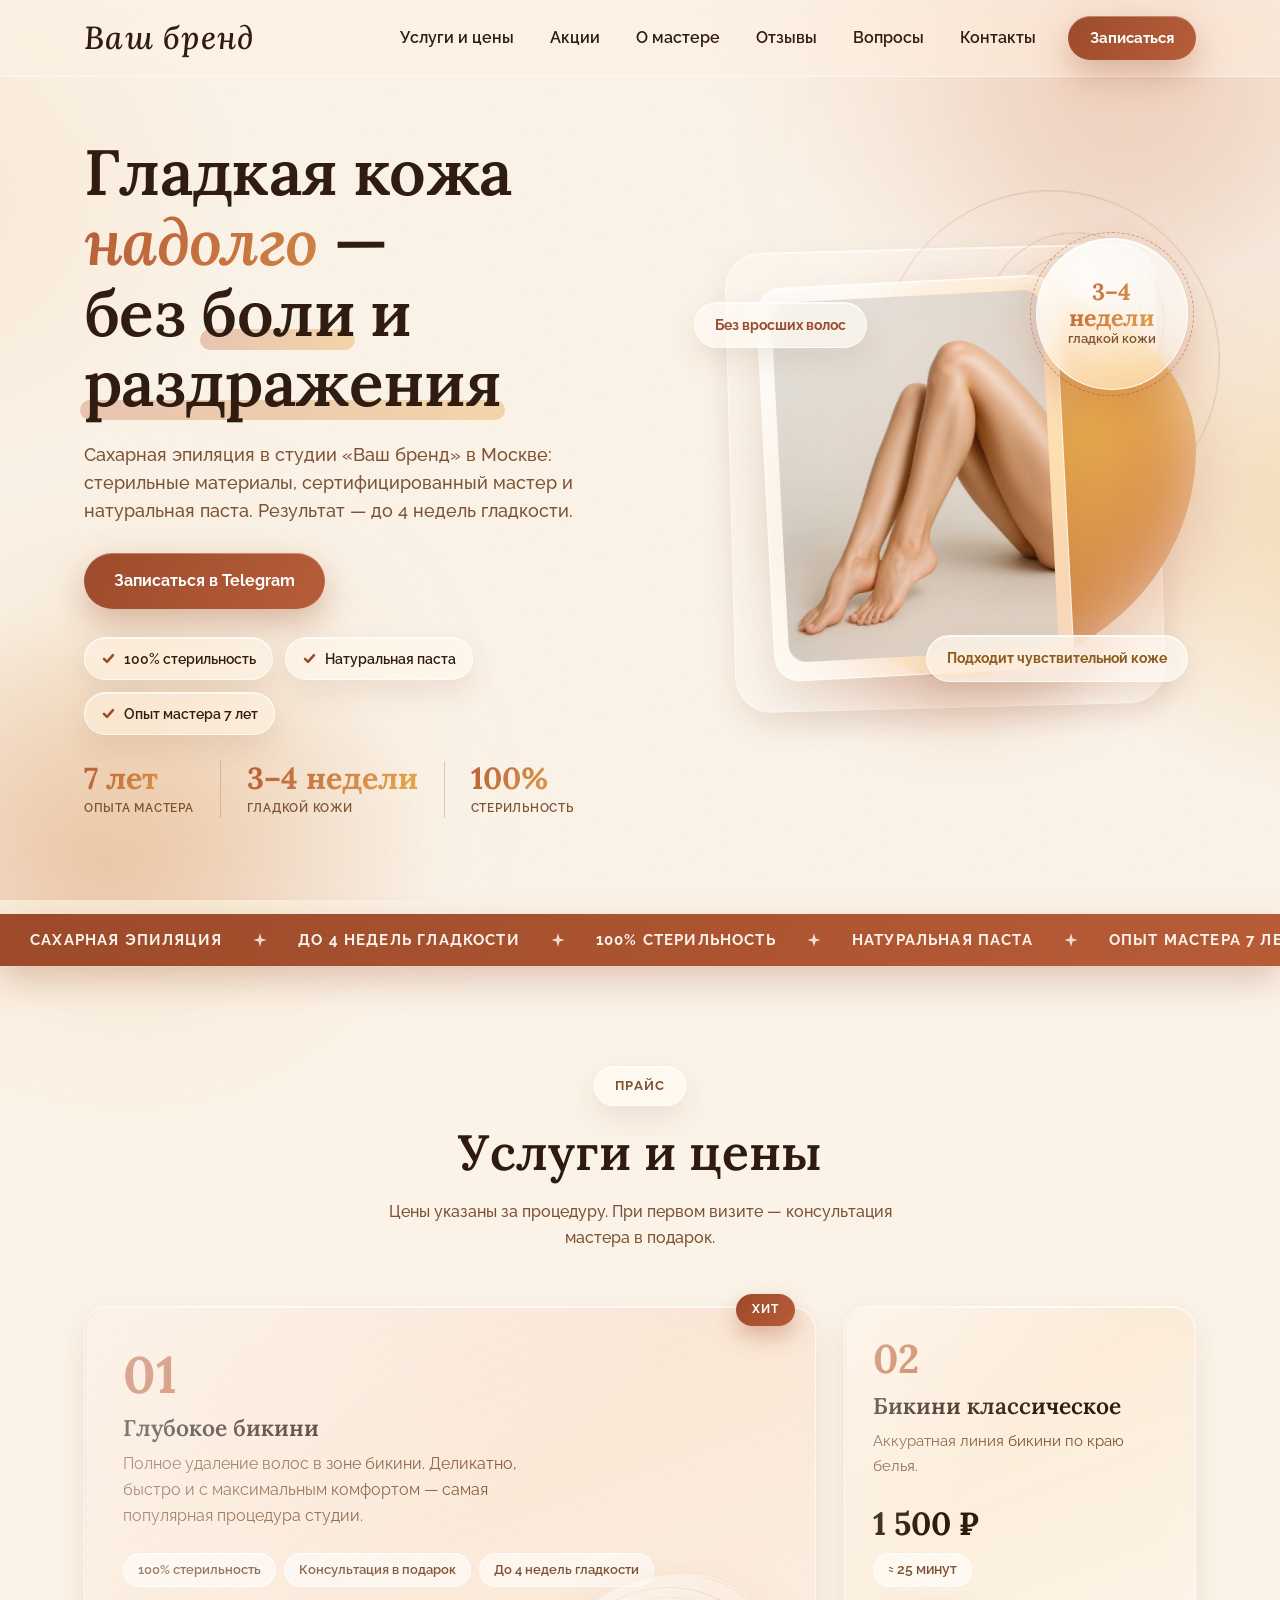
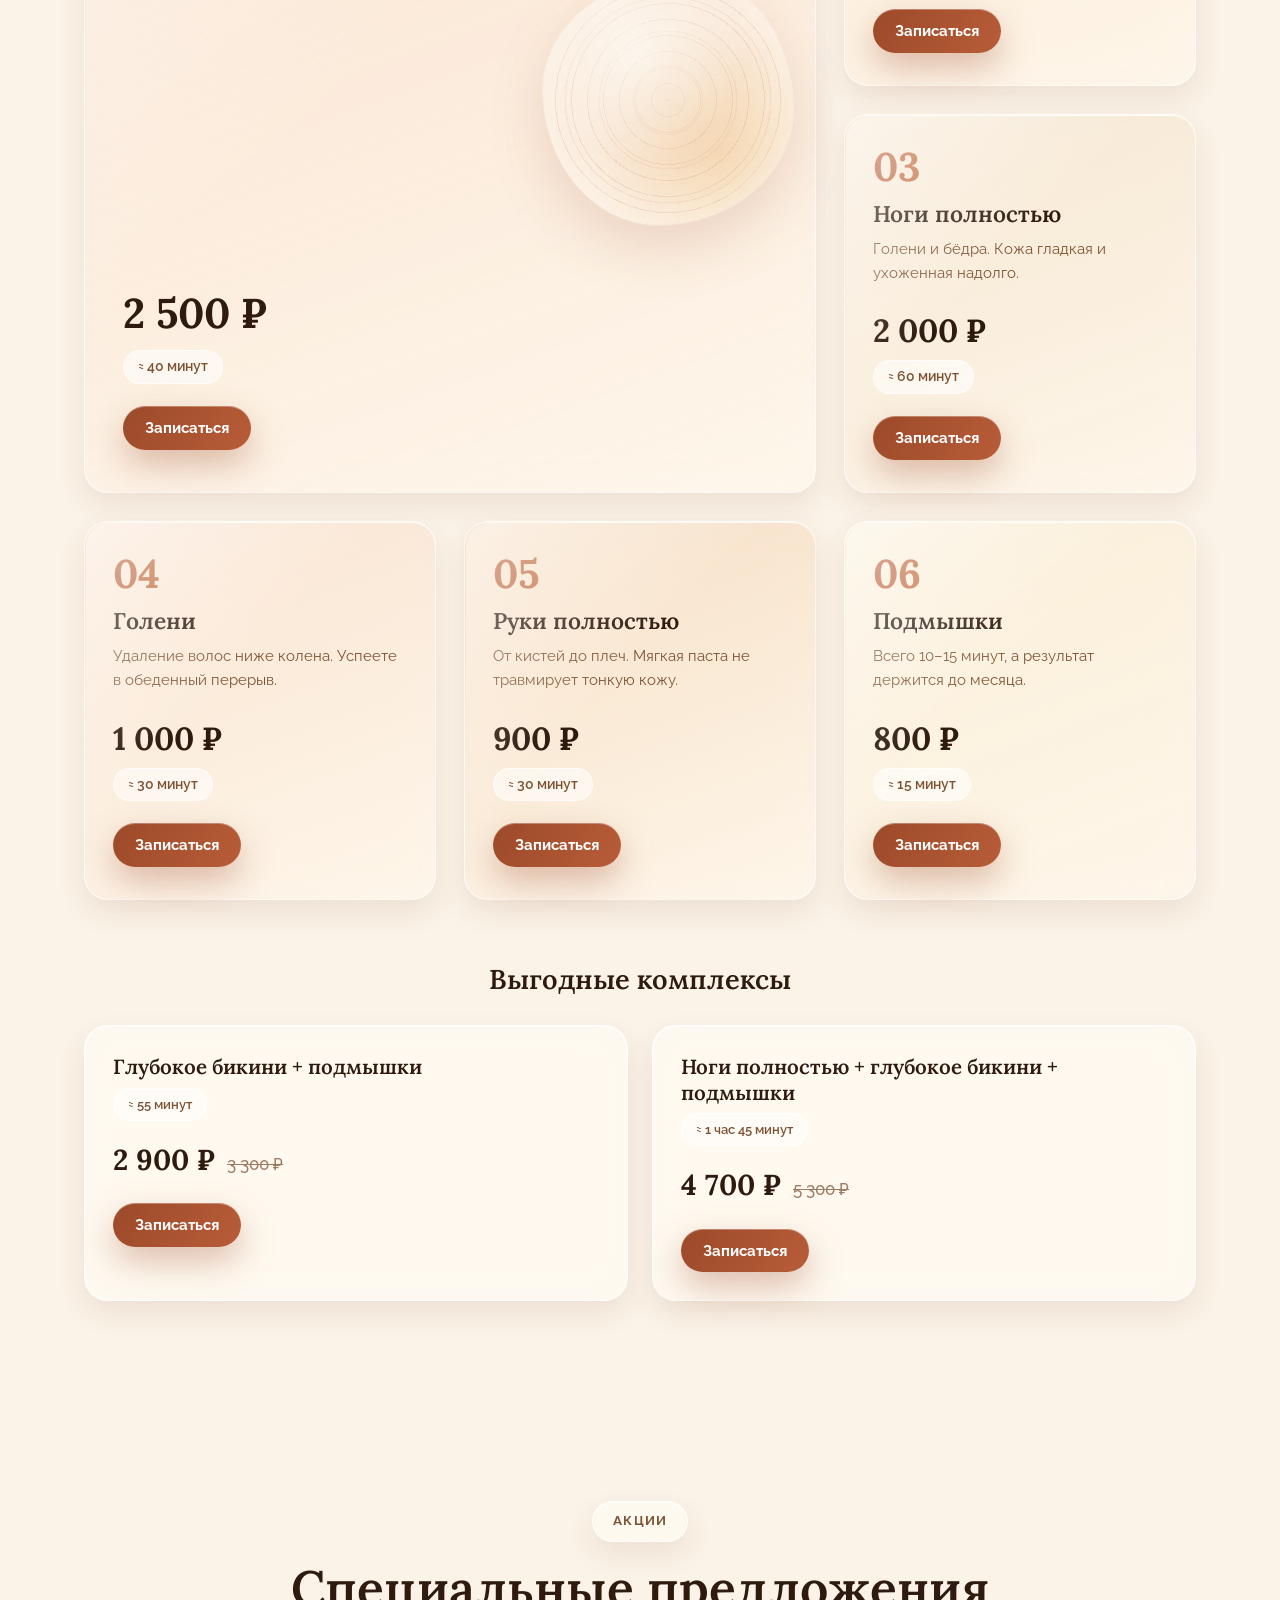
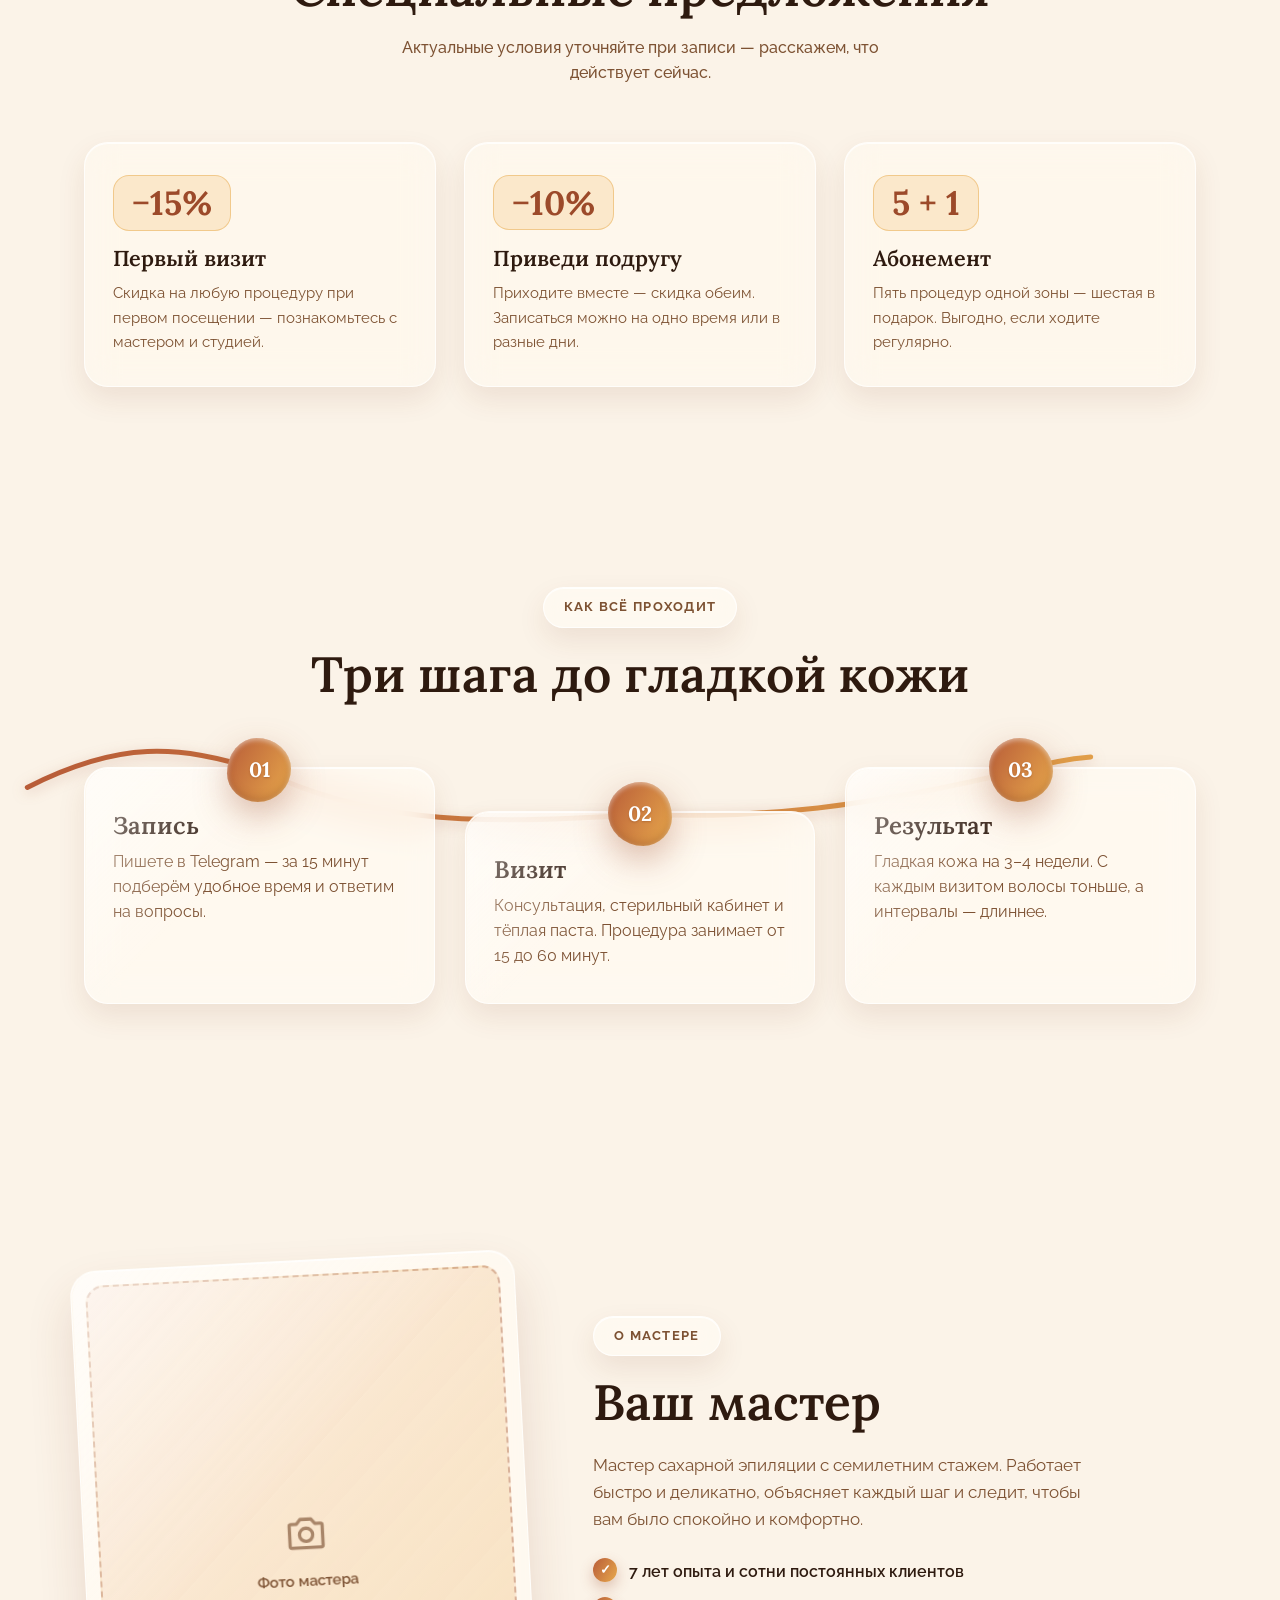
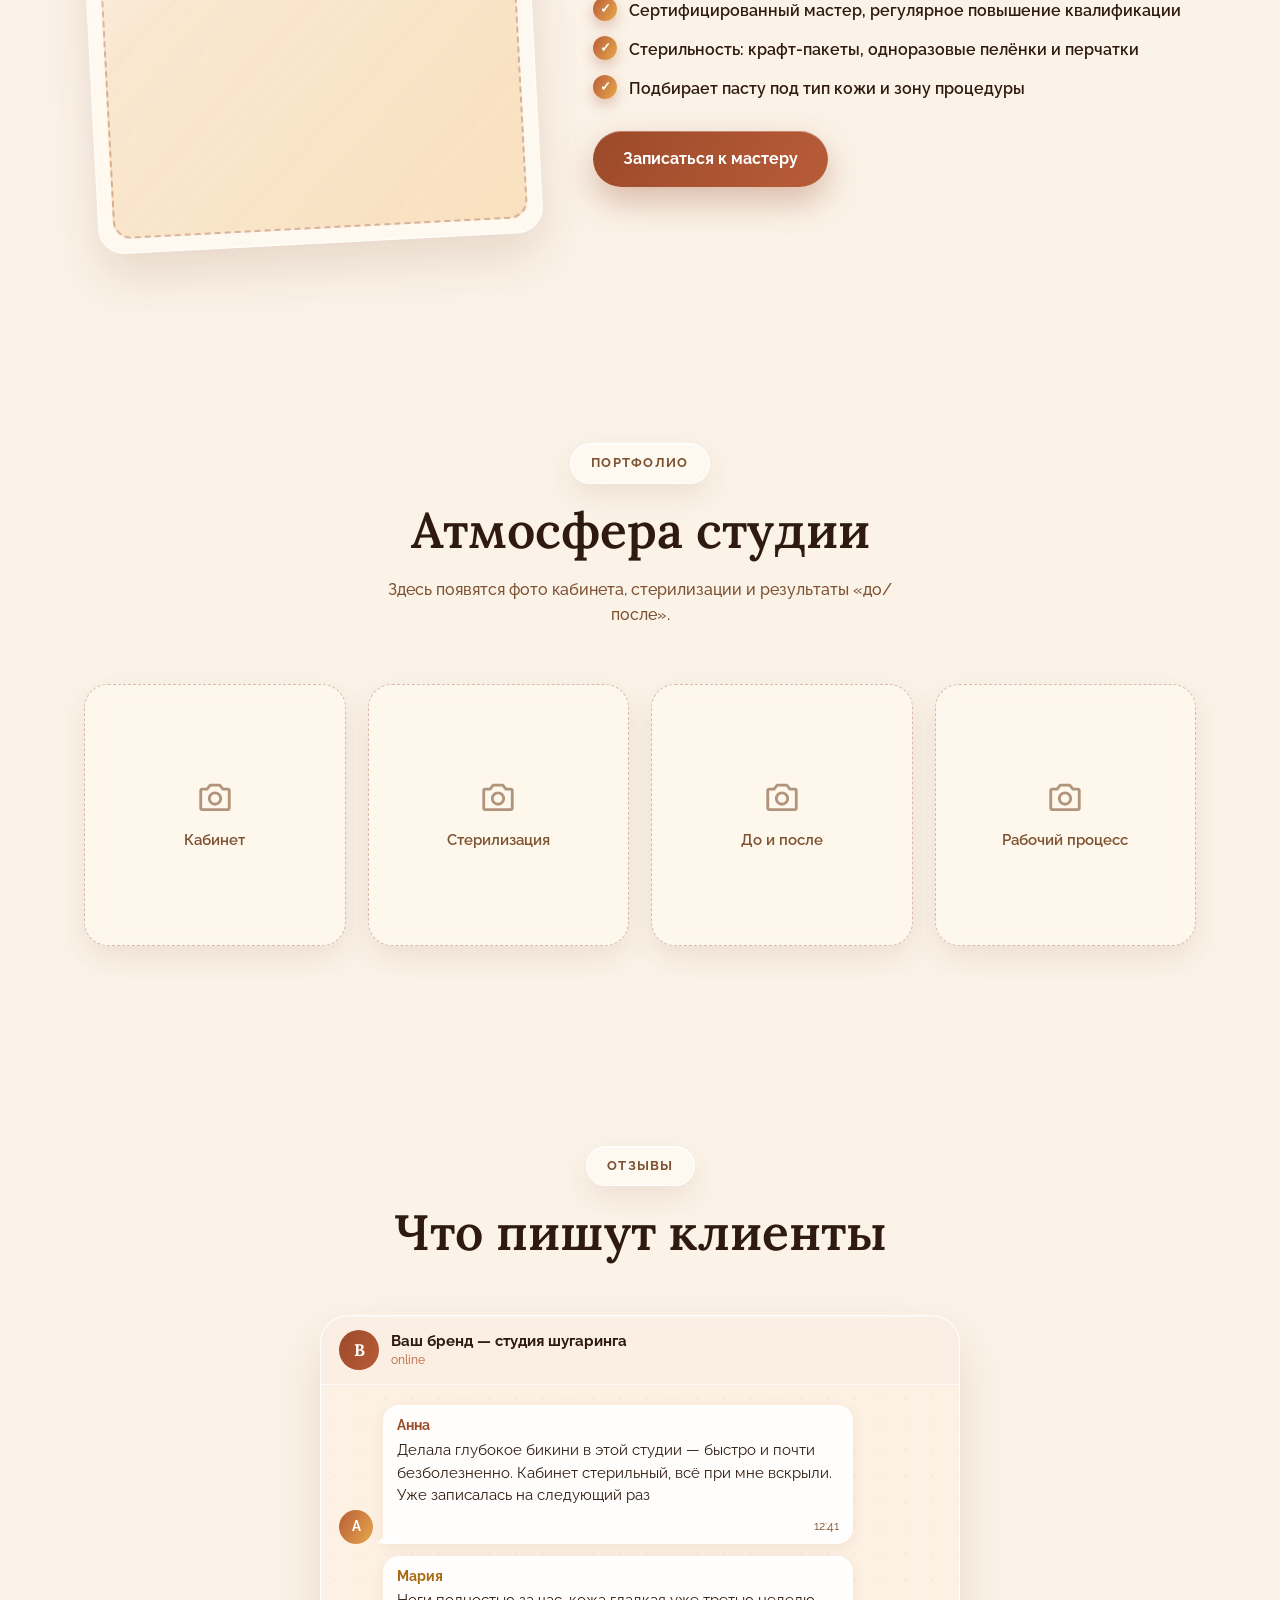
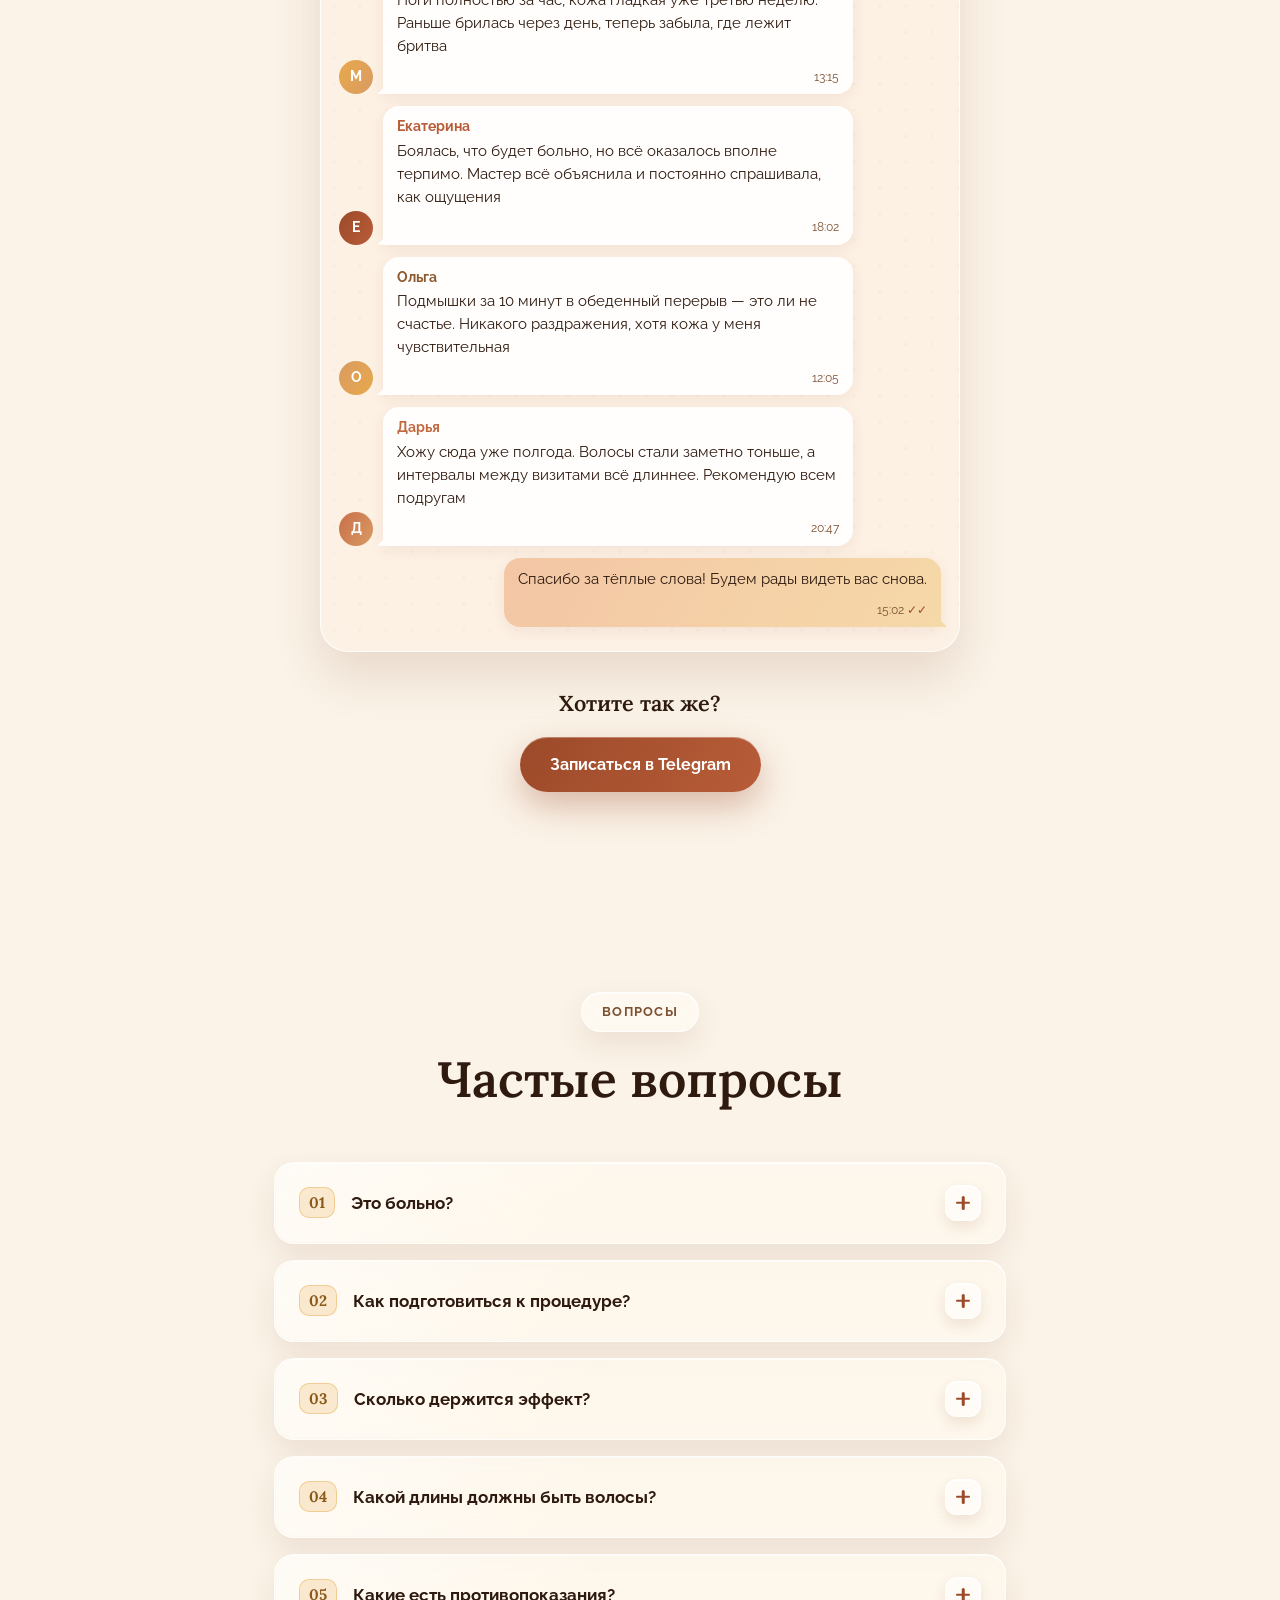
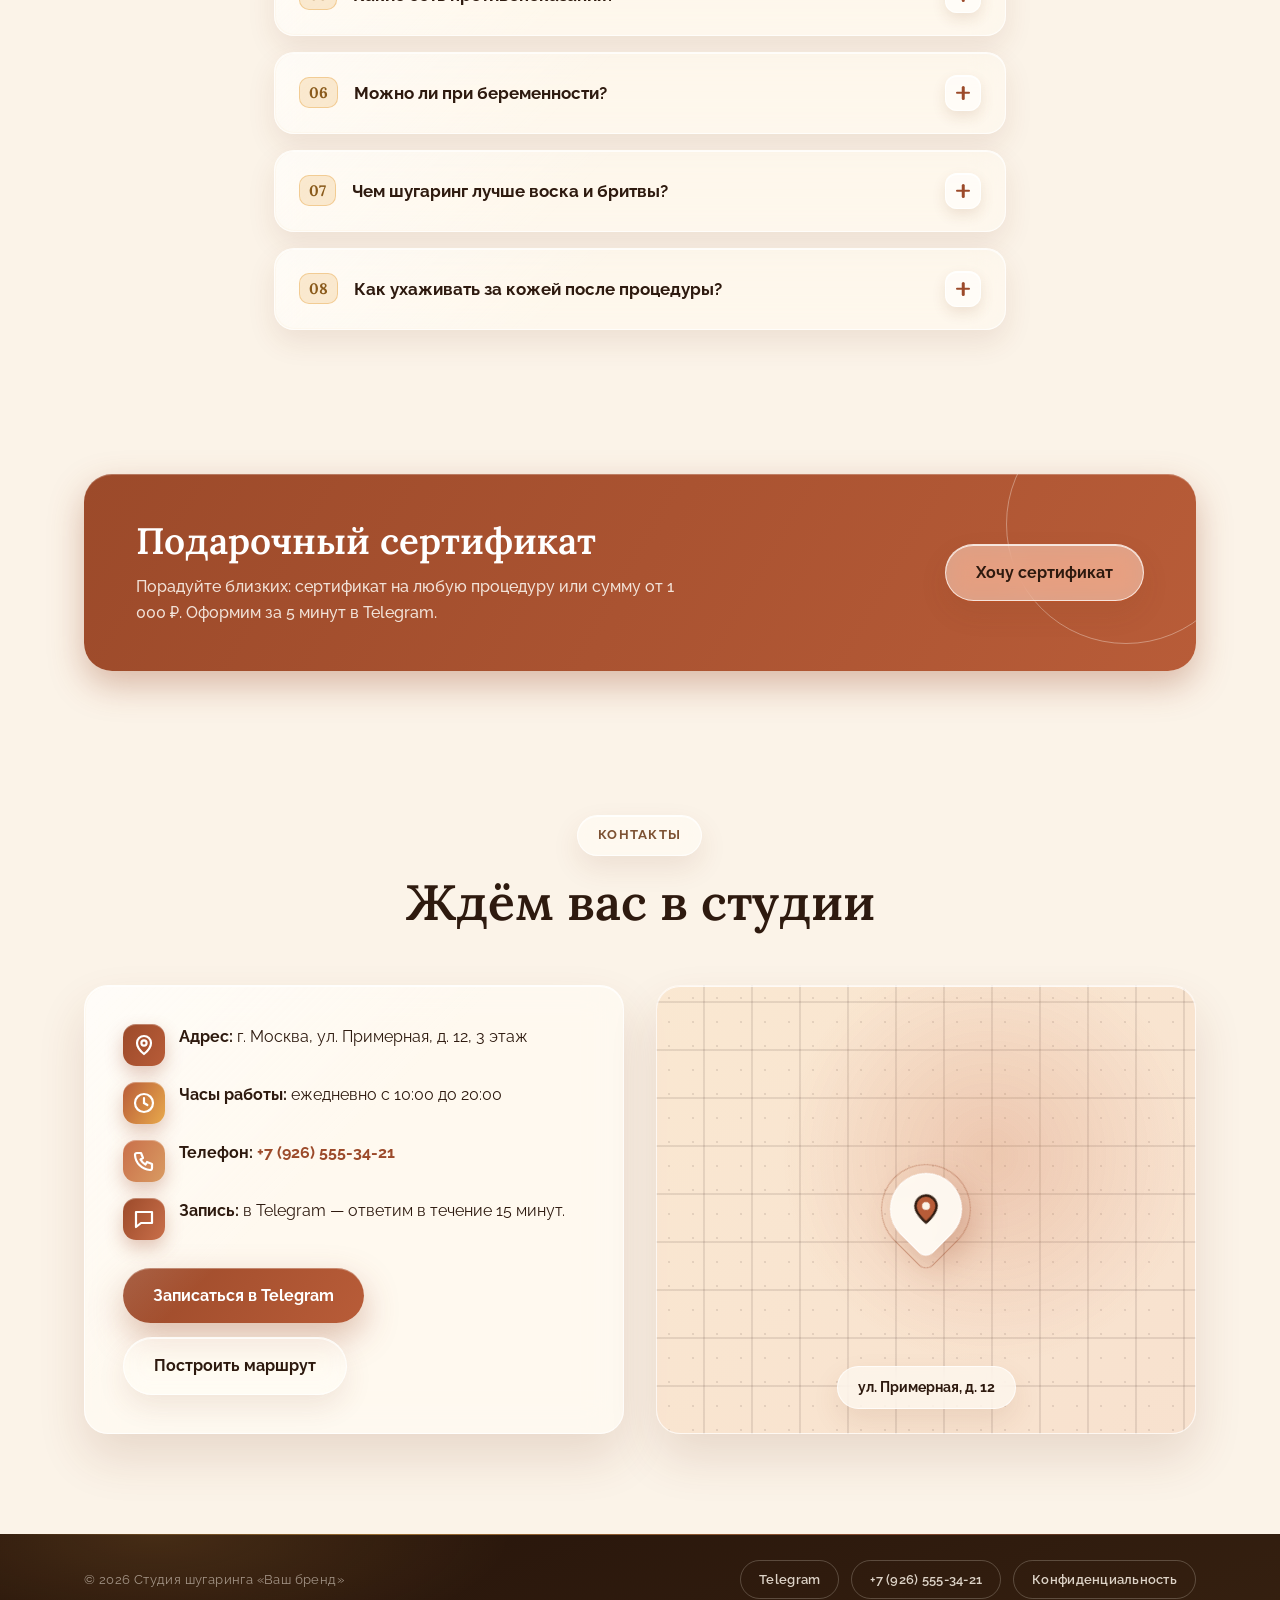
<file: index.html>
<!DOCTYPE html>
<html lang="ru">
<head>
  <meta charset="UTF-8">
  <meta name="viewport" content="width=device-width, initial-scale=1.0">
  <title>Шугаринг в Москве — студия «Ваш бренд»: до 4 недель гладкости</title>
  <meta name="description" content="Сахарная эпиляция в Москве в студии «Ваш бренд»: бикини, ноги, руки — от 800 ₽. Стерильные материалы, натуральная паста, мастер с опытом 7 лет. Запись в Telegram.">
  <link rel="icon" href="[data-uri]">
  <link rel="apple-touch-icon" href="apple-touch-icon.png?v=3">
  <meta name="theme-color" content="#FBF3E8">
  <!-- TODO: замените https://example.com на реальный домен при публикации -->
  <link rel="canonical" href="https://example.com/">
  <meta property="og:type" content="website">
  <meta property="og:site_name" content="Студия шугаринга «Ваш бренд»">
  <meta property="og:title" content="Шугаринг в Москве — студия «Ваш бренд»">
  <meta property="og:description" content="Сахарная эпиляция: до 4 недель гладкости. Стерильно, натуральная паста, мастер с опытом 7 лет. Запись в Telegram.">
  <meta property="og:url" content="https://example.com/">
  <meta property="og:image" content="https://example.com/hero-legs.jpg">
  <meta property="og:locale" content="ru_RU">
  <meta name="twitter:card" content="summary_large_image">
  <link rel="preconnect" href="https://fonts.googleapis.com">
  <link rel="preconnect" href="https://fonts.gstatic.com" crossorigin>
  <link href="https://fonts.googleapis.com/css2?family=Lora:ital,wght@0,600;0,700;1,500;1,600&family=Raleway:wght@400;500;600;700&display=swap" rel="stylesheet">
  <link rel="stylesheet" href="styles.css?v=3">
  <script type="application/ld+json">
  {
    "@context": "https://schema.org",
    "@type": "BeautySalon",
    "name": "Студия шугаринга «Ваш бренд»",
    "description": "Сахарная эпиляция в Москве: глубокое бикини, ноги, руки, подмышки. Стерильные материалы, натуральная паста.",
    "telephone": "+7 926 555-34-21",
    "priceRange": "800–2500 ₽",
    "address": {
      "@type": "PostalAddress",
      "addressCountry": "RU",
      "addressLocality": "Москва",
      "streetAddress": "ул. Примерная, д. 12, 3 этаж"
    },
    "openingHours": "Mo-Su 10:00-20:00",
    "url": "https://example.com/"
  }
  </script>
  <!-- TODO: Яндекс.Метрика — замените ВАШ_ID на номер счётчика и раскомментируйте
  <script type="text/javascript">
    (function(m,e,t,r,i,k,a){m[i]=m[i]||function(){(m[i].a=m[i].a||[]).push(arguments)};
    m[i].l=1*new Date();k=e.createElement(t),a=e.getElementsByTagName(t)[0],
    k.async=1,k.src=r,a.parentNode.insertBefore(k,a)})
    (window, document, "script", "https://mc.yandex.ru/metrika/tag.js", "ym");
    ym(ВАШ_ID, "init", { clickmap:true, trackLinks:true, accurateTrackBounce:true, webvisor:true });
  </script>
  <noscript><div><img src="https://mc.yandex.ru/watch/ВАШ_ID" style="position:absolute; left:-9999px;" alt=""></div></noscript>
  -->
  <!-- TODO: ссылки на Telegram убраны — добавьте атрибут href="https://t.me/..." всем кнопкам «Записаться» и в футер -->
</head>
<body>
  <header class="header" id="header">
    <div class="container header__inner">
      <a class="logo" href="#hero">Ваш бренд</a>
      <nav class="nav" id="nav" aria-label="Основная навигация">
        <a href="#services" class="nav__link">Услуги и цены</a>
        <a href="#promo" class="nav__link">Акции</a>
        <a href="#master" class="nav__link">О мастере</a>
        <a href="#reviews" class="nav__link">Отзывы</a>
        <a href="#faq" class="nav__link">Вопросы</a>
        <a href="#contacts" class="nav__link">Контакты</a>
        <a class="btn btn--small">Записаться</a>
      </nav>
      <a class="header__phone" href="tel:+79265553421" aria-label="Позвонить: +7 926 555-34-21">
        <svg viewBox="0 0 24 24" aria-hidden="true"><path d="M5 4h4l2 5-2.5 1.5a12 12 0 0 0 5 5L15 13l5 2v4a2 2 0 0 1-2 2A16 16 0 0 1 3 6a2 2 0 0 1 2-2z" fill="none" stroke="currentColor" stroke-width="2.2" stroke-linejoin="round"/></svg>
      </a>
      <button class="burger" id="burger" aria-label="Открыть меню" aria-expanded="false">
        <span></span><span></span><span></span>
      </button>
    </div>
  </header>

  <main>
    <section class="hero" id="hero">
      <div class="container hero__inner">
        <div class="hero__text" data-stagger>
          <h1 class="reveal">Гладкая кожа <em>надолго</em> —<br>без <span class="strike">боли</span> и <span class="strike">раздражения</span></h1>
          <p class="hero__subtitle reveal">Сахарная эпиляция в студии «Ваш бренд» в Москве: стерильные материалы, сертифицированный мастер и натуральная паста. Результат — до 4 недель гладкости.</p>
          <div class="hero__actions reveal">
            <a class="btn">Записаться в Telegram</a>
          </div>
          <ul class="hero__points reveal">
            <li>
              <svg viewBox="0 0 20 20" aria-hidden="true"><path d="M4 10.5l4 4 8-9" fill="none" stroke="currentColor" stroke-width="3.4" stroke-linecap="round" stroke-linejoin="round"/></svg>
              100% стерильность
            </li>
            <li>
              <svg viewBox="0 0 20 20" aria-hidden="true"><path d="M4 10.5l4 4 8-9" fill="none" stroke="currentColor" stroke-width="3.4" stroke-linecap="round" stroke-linejoin="round"/></svg>
              Натуральная паста
            </li>
            <li>
              <svg viewBox="0 0 20 20" aria-hidden="true"><path d="M4 10.5l4 4 8-9" fill="none" stroke="currentColor" stroke-width="3.4" stroke-linecap="round" stroke-linejoin="round"/></svg>
              Опыт мастера 7 лет
            </li>
          </ul>
          <div class="hero__stats reveal">
            <div class="hero__stat">
              <p class="hero__stat-value">7 лет</p>
              <p class="hero__stat-label">опыта мастера</p>
            </div>
            <div class="hero__stat">
              <p class="hero__stat-value">3–4 недели</p>
              <p class="hero__stat-label">гладкой кожи</p>
            </div>
            <div class="hero__stat">
              <p class="hero__stat-value">100%</p>
              <p class="hero__stat-label">стерильность</p>
            </div>
          </div>
        </div>

        <div class="hero__visual reveal" style="--d: 450ms" aria-hidden="true">
          <div class="hero__panel"></div>
          <div class="hero__blob"></div>
          <div class="polaroid">
            <img class="polaroid__art" src="hero-legs.jpg" alt="Гладкие ноги после шугаринга" width="736" height="1066" loading="eager" decoding="async">
          </div>
          <div class="glass-badge">
            <p class="glass-badge__text"><strong>3–4 недели</strong>гладкой кожи</p>
          </div>
          <div class="hero-chip hero-chip--1">Без вросших волос</div>
          <div class="hero-chip hero-chip--2">Подходит чувствительной коже</div>
        </div>
      </div>
    </section>

    <div class="marquee" aria-hidden="true">
      <div class="marquee__track">
        <div class="marquee__group">
          <span>Сахарная эпиляция</span>
          <svg viewBox="0 0 24 24"><path d="M12 2l2.4 7.6L22 12l-7.6 2.4L12 22l-2.4-7.6L2 12l7.6-2.4z" fill="currentColor"/></svg>
          <span>До 4 недель гладкости</span>
          <svg viewBox="0 0 24 24"><path d="M12 2l2.4 7.6L22 12l-7.6 2.4L12 22l-2.4-7.6L2 12l7.6-2.4z" fill="currentColor"/></svg>
          <span>100% стерильность</span>
          <svg viewBox="0 0 24 24"><path d="M12 2l2.4 7.6L22 12l-7.6 2.4L12 22l-2.4-7.6L2 12l7.6-2.4z" fill="currentColor"/></svg>
          <span>Натуральная паста</span>
          <svg viewBox="0 0 24 24"><path d="M12 2l2.4 7.6L22 12l-7.6 2.4L12 22l-2.4-7.6L2 12l7.6-2.4z" fill="currentColor"/></svg>
          <span>Опыт мастера 7 лет</span>
          <svg viewBox="0 0 24 24"><path d="M12 2l2.4 7.6L22 12l-7.6 2.4L12 22l-2.4-7.6L2 12l7.6-2.4z" fill="currentColor"/></svg>
          <span>Без вросших волос</span>
          <svg viewBox="0 0 24 24"><path d="M12 2l2.4 7.6L22 12l-7.6 2.4L12 22l-2.4-7.6L2 12l7.6-2.4z" fill="currentColor"/></svg>
        </div>
        <div class="marquee__group">
          <span>Сахарная эпиляция</span>
          <svg viewBox="0 0 24 24"><path d="M12 2l2.4 7.6L22 12l-7.6 2.4L12 22l-2.4-7.6L2 12l7.6-2.4z" fill="currentColor"/></svg>
          <span>До 4 недель гладкости</span>
          <svg viewBox="0 0 24 24"><path d="M12 2l2.4 7.6L22 12l-7.6 2.4L12 22l-2.4-7.6L2 12l7.6-2.4z" fill="currentColor"/></svg>
          <span>100% стерильность</span>
          <svg viewBox="0 0 24 24"><path d="M12 2l2.4 7.6L22 12l-7.6 2.4L12 22l-2.4-7.6L2 12l7.6-2.4z" fill="currentColor"/></svg>
          <span>Натуральная паста</span>
          <svg viewBox="0 0 24 24"><path d="M12 2l2.4 7.6L22 12l-7.6 2.4L12 22l-2.4-7.6L2 12l7.6-2.4z" fill="currentColor"/></svg>
          <span>Опыт мастера 7 лет</span>
          <svg viewBox="0 0 24 24"><path d="M12 2l2.4 7.6L22 12l-7.6 2.4L12 22l-2.4-7.6L2 12l7.6-2.4z" fill="currentColor"/></svg>
          <span>Без вросших волос</span>
          <svg viewBox="0 0 24 24"><path d="M12 2l2.4 7.6L22 12l-7.6 2.4L12 22l-2.4-7.6L2 12l7.6-2.4z" fill="currentColor"/></svg>
        </div>
      </div>
    </div>

    <section class="section services" id="services">
      <div class="container">
        <p class="sticker sticker--pink reveal">Прайс</p>
        <h2 class="reveal">Услуги и цены</h2>
        <p class="section__subtitle reveal">Цены указаны за процедуру. При первом визите — консультация мастера в подарок.</p>
        <div class="services__grid" data-stagger>
          <article class="service-card service-card--featured reveal">
            <span class="service-card__hit">Хит</span>
            <p class="service-card__num" aria-hidden="true">01</p>
            <h3>Глубокое бикини</h3>
            <p class="service-card__desc">Полное удаление волос в зоне бикини. Деликатно, быстро и с максимальным комфортом — самая популярная процедура студии.</p>
            <ul class="service-card__perks">
              <li>100% стерильность</li>
              <li>Консультация в подарок</li>
              <li>До 4 недель гладкости</li>
            </ul>
            <p class="service-card__price">2 500 ₽</p>
            <p class="service-card__time">≈ 40 минут</p>
            <a class="btn btn--small">Записаться</a>
          </article>
          <article class="service-card service-card--yellow reveal">
            <p class="service-card__num" aria-hidden="true">02</p>
            <h3>Бикини классическое</h3>
            <p class="service-card__desc">Аккуратная линия бикини по краю белья.</p>
            <p class="service-card__price">1 500 ₽</p>
            <p class="service-card__time">≈ 25 минут</p>
            <a class="btn btn--small">Записаться</a>
          </article>
          <article class="service-card service-card--mint reveal">
            <p class="service-card__num" aria-hidden="true">03</p>
            <h3>Ноги полностью</h3>
            <p class="service-card__desc">Голени и бёдра. Кожа гладкая и ухоженная надолго.</p>
            <p class="service-card__price">2 000 ₽</p>
            <p class="service-card__time">≈ 60 минут</p>
            <a class="btn btn--small">Записаться</a>
          </article>
          <article class="service-card service-card--lavender reveal">
            <p class="service-card__num" aria-hidden="true">04</p>
            <h3>Голени</h3>
            <p class="service-card__desc">Удаление волос ниже колена. Успеете в обеденный перерыв.</p>
            <p class="service-card__price">1 000 ₽</p>
            <p class="service-card__time">≈ 30 минут</p>
            <a class="btn btn--small">Записаться</a>
          </article>
          <article class="service-card service-card--peach reveal">
            <p class="service-card__num" aria-hidden="true">05</p>
            <h3>Руки полностью</h3>
            <p class="service-card__desc">От кистей до плеч. Мягкая паста не травмирует тонкую кожу.</p>
            <p class="service-card__price">900 ₽</p>
            <p class="service-card__time">≈ 30 минут</p>
            <a class="btn btn--small">Записаться</a>
          </article>
          <article class="service-card service-card--blue reveal">
            <p class="service-card__num" aria-hidden="true">06</p>
            <h3>Подмышки</h3>
            <p class="service-card__desc">Всего 10–15 минут, а результат держится до месяца.</p>
            <p class="service-card__price">800 ₽</p>
            <p class="service-card__time">≈ 15 минут</p>
            <a class="btn btn--small">Записаться</a>
          </article>
        </div>
        <!-- TODO: цены комплексов — заглушки, скорректируйте под свой прайс -->
        <div class="combos">
          <h3 class="combos__title reveal">Выгодные комплексы</h3>
          <div class="combos__grid" data-stagger>
            <article class="combo-card reveal">
              <p class="combo-card__name">Глубокое бикини + подмышки</p>
              <p class="combo-card__time">≈ 55 минут</p>
              <p class="combo-card__price">2 900 ₽ <s>3 300 ₽</s></p>
              <a class="btn btn--small">Записаться</a>
            </article>
            <article class="combo-card reveal">
              <p class="combo-card__name">Ноги полностью + глубокое бикини + подмышки</p>
              <p class="combo-card__time">≈ 1 час 45 минут</p>
              <p class="combo-card__price">4 700 ₽ <s>5 300 ₽</s></p>
              <a class="btn btn--small">Записаться</a>
            </article>
          </div>
        </div>
      </div>
    </section>

    <section class="section promo" id="promo">
      <div class="container">
        <p class="sticker reveal">Акции</p>
        <h2 class="reveal">Специальные предложения</h2>
        <!-- TODO: условия акций — заглушки, замените на актуальные -->
        <p class="section__subtitle reveal">Актуальные условия уточняйте при записи — расскажем, что действует сейчас.</p>
        <div class="promo__grid" data-stagger>
          <article class="promo-card reveal">
            <p class="promo-card__badge">−15%</p>
            <h3>Первый визит</h3>
            <p>Скидка на любую процедуру при первом посещении — познакомьтесь с мастером и студией.</p>
          </article>
          <article class="promo-card reveal">
            <p class="promo-card__badge">−10%</p>
            <h3>Приведи подругу</h3>
            <p>Приходите вместе — скидка обеим. Записаться можно на одно время или в разные дни.</p>
          </article>
          <article class="promo-card reveal">
            <p class="promo-card__badge">5 + 1</p>
            <h3>Абонемент</h3>
            <p>Пять процедур одной зоны — шестая в подарок. Выгодно, если ходите регулярно.</p>
          </article>
        </div>
      </div>
    </section>

    <section class="section steps" id="steps">
      <div class="container">
        <p class="sticker sticker--lavender reveal">Как всё проходит</p>
        <h2 class="reveal">Три шага до гладкой кожи</h2>
        <div class="steps__grid" data-stagger>
          <svg class="steps__trail" viewBox="0 0 1000 140" preserveAspectRatio="none" aria-hidden="true" focusable="false">
            <defs>
              <linearGradient id="trailGrad" x1="0" y1="0" x2="1" y2="0">
                <stop offset="0" stop-color="#B85C38"/>
                <stop offset="1" stop-color="#E8A94C"/>
              </linearGradient>
            </defs>
            <path class="steps__trail-path" pathLength="1" vector-effect="non-scaling-stroke"
                  d="M -30 62 C 50 18, 100 22, 171 46 C 260 90, 340 100, 500 87 C 600 92, 700 80, 829 46 C 900 24, 950 30, 1030 58"/>
          </svg>
          <article class="step-card reveal">
            <span class="step-card__drop" aria-hidden="true">01</span>
            <h3>Запись</h3>
            <p>Пишете в Telegram — за 15 минут подберём удобное время и ответим на вопросы.</p>
          </article>
          <article class="step-card step-card--offset reveal">
            <span class="step-card__drop" aria-hidden="true">02</span>
            <h3>Визит</h3>
            <p>Консультация, стерильный кабинет и тёплая паста. Процедура занимает от 15 до 60 минут.</p>
          </article>
          <article class="step-card reveal">
            <span class="step-card__drop" aria-hidden="true">03</span>
            <h3>Результат</h3>
            <p>Гладкая кожа на 3–4 недели. С каждым визитом волосы тоньше, а интервалы — длиннее.</p>
          </article>
        </div>
      </div>
    </section>

    <section class="section master" id="master">
      <div class="container master__inner">
        <div class="master__photo reveal">
          <div class="master__frame">
            <!-- TODO: замените заглушку на фото мастера: <img class="master__img" src="master.jpg" alt="Мастер студии"> -->
            <div class="master__placeholder" role="img" aria-label="Место для фото мастера">
              <svg viewBox="0 0 24 24" aria-hidden="true"><path d="M4 7h3l2-2.5h6L17 7h3a1 1 0 0 1 1 1v11a1 1 0 0 1-1 1H4a1 1 0 0 1-1-1V8a1 1 0 0 1 1-1z" fill="none" stroke="currentColor" stroke-width="1.8" stroke-linejoin="round"/><circle cx="12" cy="13" r="3.6" fill="none" stroke="currentColor" stroke-width="1.8"/></svg>
              <span>Фото мастера</span>
            </div>
          </div>
        </div>
        <div class="master__text" data-stagger>
          <p class="sticker reveal">О мастере</p>
          <h2 class="reveal">Ваш мастер</h2>
          <p class="master__lead reveal">Мастер сахарной эпиляции с семилетним стажем. Работает быстро и деликатно, объясняет каждый шаг и следит, чтобы вам было спокойно и комфортно.</p>
          <ul class="master__facts reveal">
            <li>7 лет опыта и сотни постоянных клиентов</li>
            <!-- TODO: укажите название школы и сертификатов -->
            <li>Сертифицированный мастер, регулярное повышение квалификации</li>
            <li>Стерильность: крафт-пакеты, одноразовые пелёнки и перчатки</li>
            <li>Подбирает пасту под тип кожи и зону процедуры</li>
          </ul>
          <a class="btn reveal">Записаться к мастеру</a>
        </div>
      </div>
    </section>

    <section class="section portfolio" id="portfolio">
      <div class="container">
        <p class="sticker reveal">Портфолио</p>
        <h2 class="reveal">Атмосфера студии</h2>
        <p class="section__subtitle reveal">Здесь появятся фото кабинета, стерилизации и результаты «до/после».</p>
        <!-- TODO: замените заглушки на реальные фото: <img src="..." alt="..."> -->
        <div class="portfolio__grid" data-stagger>
          <div class="portfolio__tile reveal">
            <svg viewBox="0 0 24 24" aria-hidden="true"><path d="M4 7h3l2-2.5h6L17 7h3a1 1 0 0 1 1 1v11a1 1 0 0 1-1 1H4a1 1 0 0 1-1-1V8a1 1 0 0 1 1-1z" fill="none" stroke="currentColor" stroke-width="1.8" stroke-linejoin="round"/><circle cx="12" cy="13" r="3.6" fill="none" stroke="currentColor" stroke-width="1.8"/></svg>
            <span>Кабинет</span>
          </div>
          <div class="portfolio__tile reveal">
            <svg viewBox="0 0 24 24" aria-hidden="true"><path d="M4 7h3l2-2.5h6L17 7h3a1 1 0 0 1 1 1v11a1 1 0 0 1-1 1H4a1 1 0 0 1-1-1V8a1 1 0 0 1 1-1z" fill="none" stroke="currentColor" stroke-width="1.8" stroke-linejoin="round"/><circle cx="12" cy="13" r="3.6" fill="none" stroke="currentColor" stroke-width="1.8"/></svg>
            <span>Стерилизация</span>
          </div>
          <div class="portfolio__tile reveal">
            <svg viewBox="0 0 24 24" aria-hidden="true"><path d="M4 7h3l2-2.5h6L17 7h3a1 1 0 0 1 1 1v11a1 1 0 0 1-1 1H4a1 1 0 0 1-1-1V8a1 1 0 0 1 1-1z" fill="none" stroke="currentColor" stroke-width="1.8" stroke-linejoin="round"/><circle cx="12" cy="13" r="3.6" fill="none" stroke="currentColor" stroke-width="1.8"/></svg>
            <span>До и после</span>
          </div>
          <div class="portfolio__tile reveal">
            <svg viewBox="0 0 24 24" aria-hidden="true"><path d="M4 7h3l2-2.5h6L17 7h3a1 1 0 0 1 1 1v11a1 1 0 0 1-1 1H4a1 1 0 0 1-1-1V8a1 1 0 0 1 1-1z" fill="none" stroke="currentColor" stroke-width="1.8" stroke-linejoin="round"/><circle cx="12" cy="13" r="3.6" fill="none" stroke="currentColor" stroke-width="1.8"/></svg>
            <span>Рабочий процесс</span>
          </div>
        </div>
      </div>
    </section>

    <section class="section reviews" id="reviews">
      <div class="container container--narrow">
        <p class="sticker reveal">Отзывы</p>
        <h2 class="reveal">Что пишут клиенты</h2>
        <!-- TODO: заменить тексты отзывов на реальные -->
        <div class="chat">
          <div class="chat__header">
            <span class="chat__avatar" aria-hidden="true">В</span>
            <div class="chat__meta">
              <strong>Ваш бренд — студия шугаринга</strong>
              <span>online</span>
            </div>
          </div>
          <div class="chat__body" data-stagger>
            <div class="msg reveal">
              <span class="msg__avatar" aria-hidden="true">А</span>
              <div class="msg__bubble">
                <p class="msg__name">Анна</p>
                <p class="msg__text">Делала глубокое бикини в этой студии — быстро и почти безболезненно. Кабинет стерильный, всё при мне вскрыли. Уже записалась на следующий раз</p>
                <span class="msg__time">12:41</span>
              </div>
            </div>
            <div class="msg reveal">
              <span class="msg__avatar" aria-hidden="true">М</span>
              <div class="msg__bubble">
                <p class="msg__name">Мария</p>
                <p class="msg__text">Ноги полностью за час, кожа гладкая уже третью неделю. Раньше брилась через день, теперь забыла, где лежит бритва</p>
                <span class="msg__time">13:15</span>
              </div>
            </div>
            <div class="msg reveal">
              <span class="msg__avatar" aria-hidden="true">Е</span>
              <div class="msg__bubble">
                <p class="msg__name">Екатерина</p>
                <p class="msg__text">Боялась, что будет больно, но всё оказалось вполне терпимо. Мастер всё объяснила и постоянно спрашивала, как ощущения</p>
                <span class="msg__time">18:02</span>
              </div>
            </div>
            <div class="msg reveal">
              <span class="msg__avatar" aria-hidden="true">О</span>
              <div class="msg__bubble">
                <p class="msg__name">Ольга</p>
                <p class="msg__text">Подмышки за 10 минут в обеденный перерыв — это ли не счастье. Никакого раздражения, хотя кожа у меня чувствительная</p>
                <span class="msg__time">12:05</span>
              </div>
            </div>
            <div class="msg reveal">
              <span class="msg__avatar" aria-hidden="true">Д</span>
              <div class="msg__bubble">
                <p class="msg__name">Дарья</p>
                <p class="msg__text">Хожу сюда уже полгода. Волосы стали заметно тоньше, а интервалы между визитами всё длиннее. Рекомендую всем подругам</p>
                <span class="msg__time">20:47</span>
              </div>
            </div>
            <div class="msg msg--out reveal">
              <div class="msg__bubble">
                <p class="msg__text">Спасибо за тёплые слова! Будем рады видеть вас снова.</p>
                <span class="msg__time">15:02 <span class="msg__ticks" aria-hidden="true">✓✓</span></span>
              </div>
            </div>
          </div>
        </div>
        <div class="reviews__cta reveal">
          <p>Хотите так же?</p>
          <a class="btn">Записаться в Telegram</a>
        </div>
      </div>
    </section>

    <section class="section faq" id="faq">
      <div class="container container--narrow">
        <p class="sticker reveal">Вопросы</p>
        <h2 class="reveal">Частые вопросы</h2>
        <div class="faq__list" data-stagger>
          <div class="faq-item reveal">
            <button class="faq-item__question" aria-expanded="false" aria-controls="faq-a1">
              Это больно?
              <span class="faq-item__icon" aria-hidden="true"></span>
            </button>
            <div class="faq-item__answer" id="faq-a1">
              <p>Ощущения индивидуальны, но шугаринг переносится легче воска: паста снимается по направлению роста волос и не травмирует кожу. С каждой процедурой волосы становятся тоньше, а дискомфорт — меньше.</p>
            </div>
          </div>
          <div class="faq-item reveal">
            <button class="faq-item__question" aria-expanded="false" aria-controls="faq-a2">
              Как подготовиться к процедуре?
              <span class="faq-item__icon" aria-hidden="true"></span>
            </button>
            <div class="faq-item__answer" id="faq-a2">
              <p>За 2–3 дня сделайте лёгкий скраб, в день визита не наносите кремы и масла, приходите в свободной одежде. Длина волос — от 4–5 мм.</p>
            </div>
          </div>
          <div class="faq-item reveal">
            <button class="faq-item__question" aria-expanded="false" aria-controls="faq-a3">
              Сколько держится эффект?
              <span class="faq-item__icon" aria-hidden="true"></span>
            </button>
            <div class="faq-item__answer" id="faq-a3">
              <p>В среднем 3–4 недели. При регулярных процедурах волосы растут медленнее и становятся тоньше, а интервалы между визитами увеличиваются.</p>
            </div>
          </div>
          <div class="faq-item reveal">
            <button class="faq-item__question" aria-expanded="false" aria-controls="faq-a4">
              Какой длины должны быть волосы?
              <span class="faq-item__icon" aria-hidden="true"></span>
            </button>
            <div class="faq-item__answer" id="faq-a4">
              <p>Оптимально 4–5 мм — это примерно две недели после бритья. Если волосы длиннее 8 мм, мастер аккуратно укоротит их перед процедурой.</p>
            </div>
          </div>
          <div class="faq-item reveal">
            <button class="faq-item__question" aria-expanded="false" aria-controls="faq-a5">
              Какие есть противопоказания?
              <span class="faq-item__icon" aria-hidden="true"></span>
            </button>
            <div class="faq-item__answer" id="faq-a5">
              <p>Повреждения и воспаления кожи в зоне процедуры, кожные заболевания в стадии обострения, сахарный диабет в стадии декомпенсации. При беременности и варикозе — предварительно проконсультируйтесь с врачом.</p>
            </div>
          </div>
          <div class="faq-item reveal">
            <button class="faq-item__question" aria-expanded="false" aria-controls="faq-a6">
              Можно ли при беременности?
              <span class="faq-item__icon" aria-hidden="true"></span>
            </button>
            <div class="faq-item__answer" id="faq-a6">
              <p>Шугаринг не запрещён при нормально протекающей беременности, но сначала посоветуйтесь с врачом. Кожа в этот период чувствительнее, поэтому мастер работает особенно деликатно и подбирает мягкую пасту.</p>
            </div>
          </div>
          <div class="faq-item reveal">
            <button class="faq-item__question" aria-expanded="false" aria-controls="faq-a7">
              Чем шугаринг лучше воска и бритвы?
              <span class="faq-item__icon" aria-hidden="true"></span>
            </button>
            <div class="faq-item__answer" id="faq-a7">
              <p>Паста снимается по направлению роста волос, поэтому они не обламываются и не врастают, а кожа травмируется меньше, чем воском. По сравнению с бритвой результат держится не 2–3 дня, а 3–4 недели.</p>
            </div>
          </div>
          <div class="faq-item reveal">
            <button class="faq-item__question" aria-expanded="false" aria-controls="faq-a8">
              Как ухаживать за кожей после процедуры?
              <span class="faq-item__icon" aria-hidden="true"></span>
            </button>
            <div class="faq-item__answer" id="faq-a8">
              <p>В первые сутки — без горячего душа, спорта, сауны и солярия. Через 2–3 дня начните пользоваться мягким скрабом 1–2 раза в неделю и ежедневно увлажняйте кожу — это предотвратит врастание волос.</p>
            </div>
          </div>
        </div>
      </div>
    </section>

    <section class="section gift" id="gift">
      <div class="container">
        <div class="gift__banner reveal">
          <div class="gift__text">
            <h2>Подарочный сертификат</h2>
            <p>Порадуйте близких: сертификат на любую процедуру или сумму от 1 000 ₽. Оформим за 5 минут в Telegram.</p>
          </div>
          <a class="btn btn--ghost gift__btn">Хочу сертификат</a>
        </div>
      </div>
    </section>

    <section class="section contacts" id="contacts">
      <div class="container">
        <p class="sticker sticker--pink reveal">Контакты</p>
        <h2 class="reveal">Ждём вас в студии</h2>
        <div class="contacts__grid">
          <div class="contacts__info reveal">
            <p class="contacts__row">
              <svg viewBox="0 0 24 24" aria-hidden="true"><path d="M12 21s-7-5.6-7-11a7 7 0 1 1 14 0c0 5.4-7 11-7 11z" fill="none" stroke="currentColor" stroke-width="2.2" stroke-linejoin="round"/><circle cx="12" cy="10" r="2.6" fill="none" stroke="currentColor" stroke-width="2.2"/></svg>
              <span><strong>Адрес:</strong> г. Москва, ул. Примерная, д. 12, 3 этаж</span>
            </p>
            <p class="contacts__row">
              <svg viewBox="0 0 24 24" aria-hidden="true"><circle cx="12" cy="12" r="9" fill="none" stroke="currentColor" stroke-width="2.2"/><path d="M12 7v5l3.4 2" fill="none" stroke="currentColor" stroke-width="2.2" stroke-linecap="round"/></svg>
              <span><strong>Часы работы:</strong> ежедневно с 10:00 до 20:00</span>
            </p>
            <p class="contacts__row">
              <svg viewBox="0 0 24 24" aria-hidden="true"><path d="M5 4h4l2 5-2.5 1.5a12 12 0 0 0 5 5L15 13l5 2v4a2 2 0 0 1-2 2A16 16 0 0 1 3 6a2 2 0 0 1 2-2z" fill="none" stroke="currentColor" stroke-width="2.2" stroke-linejoin="round"/></svg>
              <span><strong>Телефон:</strong> <a href="tel:+79265553421">+7 (926) 555-34-21</a></span>
            </p>
            <p class="contacts__row">
              <svg viewBox="0 0 24 24" aria-hidden="true"><path d="M4 5h16v11H9l-5 4z" fill="none" stroke="currentColor" stroke-width="2.2" stroke-linejoin="round"/></svg>
              <span><strong>Запись:</strong> в Telegram — ответим в течение 15 минут.</span>
            </p>
            <div class="contacts__actions">
              <a class="btn">Записаться в Telegram</a>
              <a class="btn btn--ghost" href="https://yandex.ru/maps/?text=%D0%9C%D0%BE%D1%81%D0%BA%D0%B2%D0%B0%2C%20%D1%83%D0%BB%D0%B8%D1%86%D0%B0%20%D0%9F%D1%80%D0%B8%D0%BC%D0%B5%D1%80%D0%BD%D0%B0%D1%8F%2C%2012" target="_blank" rel="noopener">Построить маршрут</a>
            </div>
          </div>
          <div class="contacts__map reveal" role="img" aria-label="Схема проезда: ул. Примерная, д. 12">
            <span class="contacts__pin">
              <svg viewBox="0 0 24 24" aria-hidden="true"><path d="M12 21s-7-5.6-7-11a7 7 0 1 1 14 0c0 5.4-7 11-7 11z" fill="#B85C38" stroke="#2E1A0F" stroke-width="1.6"/><circle cx="12" cy="10" r="2.6" fill="#FBF3E8"/></svg>
            </span>
            <span class="contacts__map-label">ул. Примерная, д. 12</span>
          </div>
        </div>
      </div>
    </section>
  </main>

  <footer class="footer">
    <div class="container footer__inner">
      <p>© 2026 Студия шугаринга «Ваш бренд»</p>
      <div class="footer__social">
        <a>Telegram</a>
        <a href="tel:+79265553421">+7 (926) 555-34-21</a>
        <a href="privacy.html">Конфиденциальность</a>
      </div>
    </div>
  </footer>

  <a class="sticky-cta">Записаться в Telegram</a>

  <script src="script.js?v=3" defer></script>
</body>
</html>
</file>
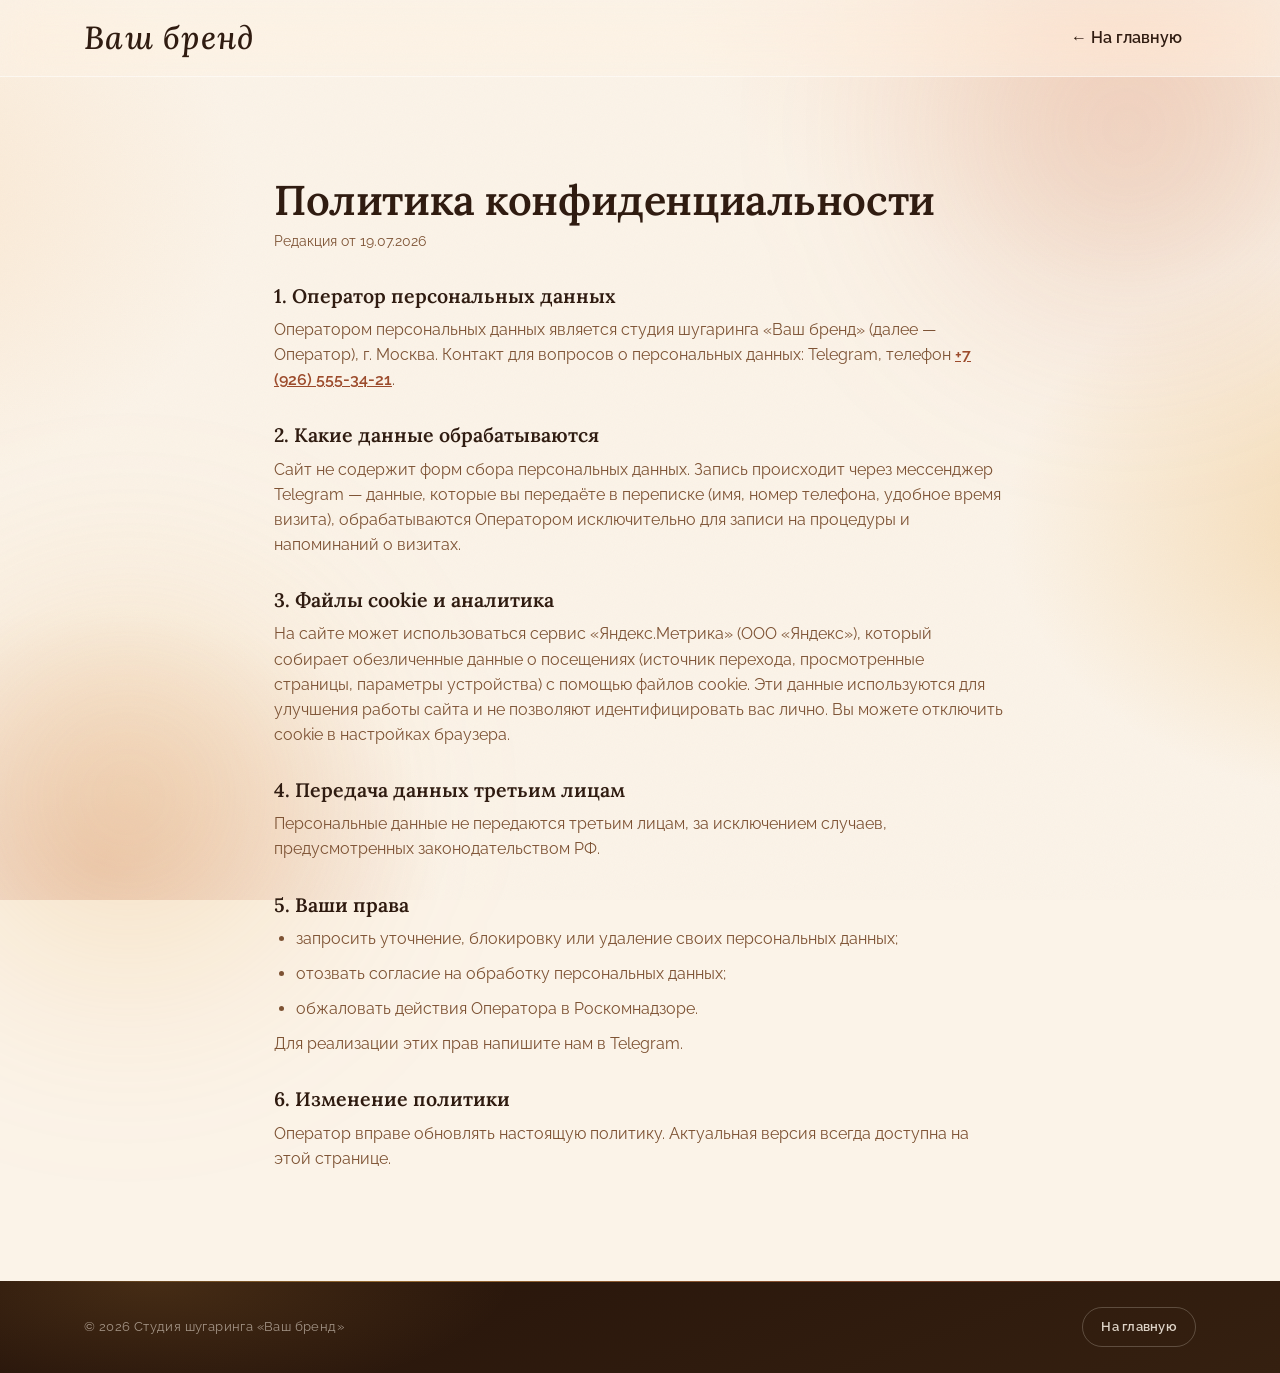
<file: privacy.html>
<!DOCTYPE html>
<html lang="ru">
<head>
  <meta charset="UTF-8">
  <meta name="viewport" content="width=device-width, initial-scale=1.0">
  <title>Политика конфиденциальности — Студия шугаринга «Ваш бренд»</title>
  <meta name="robots" content="noindex, nofollow">
  <link rel="icon" href="[data-uri]">
  <link rel="preconnect" href="https://fonts.googleapis.com">
  <link rel="preconnect" href="https://fonts.gstatic.com" crossorigin>
  <link href="https://fonts.googleapis.com/css2?family=Lora:ital,wght@0,600;0,700;1,500;1,600&family=Raleway:wght@400;500;600;700&display=swap" rel="stylesheet">
  <link rel="stylesheet" href="styles.css?v=3">
</head>
<body>
  <header class="header" id="header">
    <div class="container header__inner">
      <a class="logo" href="index.html">Ваш бренд</a>
      <nav class="nav" id="nav" aria-label="Навигация">
        <a href="index.html" class="nav__link">← На главную</a>
      </nav>
      <button class="burger" id="burger" aria-label="Открыть меню" aria-expanded="false">
        <span></span><span></span><span></span>
      </button>
    </div>
  </header>

  <main>
    <section class="section">
      <div class="container container--narrow policy">
        <h1>Политика конфиденциальности</h1>
        <p class="policy__updated">Редакция от 19.07.2026</p>

        <!-- TODO: заполните данные оператора (ФИО/ИП, ИНН, адрес) перед публикацией -->
        <h2>1. Оператор персональных данных</h2>
        <p>Оператором персональных данных является студия шугаринга «Ваш бренд» (далее — Оператор), г. Москва. Контакт для вопросов о персональных данных: Telegram, телефон <a href="tel:+79265553421">+7 (926) 555-34-21</a>.</p>

        <h2>2. Какие данные обрабатываются</h2>
        <p>Сайт не содержит форм сбора персональных данных. Запись происходит через мессенджер Telegram — данные, которые вы передаёте в переписке (имя, номер телефона, удобное время визита), обрабатываются Оператором исключительно для записи на процедуры и напоминаний о визитах.</p>

        <h2>3. Файлы cookie и аналитика</h2>
        <p>На сайте может использоваться сервис «Яндекс.Метрика» (ООО «Яндекс»), который собирает обезличенные данные о посещениях (источник перехода, просмотренные страницы, параметры устройства) с помощью файлов cookie. Эти данные используются для улучшения работы сайта и не позволяют идентифицировать вас лично. Вы можете отключить cookie в настройках браузера.</p>

        <h2>4. Передача данных третьим лицам</h2>
        <p>Персональные данные не передаются третьим лицам, за исключением случаев, предусмотренных законодательством РФ.</p>

        <h2>5. Ваши права</h2>
        <ul>
          <li>запросить уточнение, блокировку или удаление своих персональных данных;</li>
          <li>отозвать согласие на обработку персональных данных;</li>
          <li>обжаловать действия Оператора в Роскомнадзоре.</li>
        </ul>
        <p>Для реализации этих прав напишите нам в Telegram.</p>

        <h2>6. Изменение политики</h2>
        <p>Оператор вправе обновлять настоящую политику. Актуальная версия всегда доступна на этой странице.</p>
      </div>
    </section>
  </main>

  <footer class="footer">
    <div class="container footer__inner">
      <p>© 2026 Студия шугаринга «Ваш бренд»</p>
      <div class="footer__social">
        <a href="index.html">На главную</a>
      </div>
    </div>
  </footer>

  <script src="script.js?v=3" defer></script>
</body>
</html>
</file>
<file: styles.css>
/* ============================================================
   Ваш бренд — Liquid Glass Premium в терракотово-медовой гамме
   Тёплый mesh-фон, стекло с бликами, зернистость, bento-сетка
   ============================================================ */

/* ============ Дизайн-токены ============ */
:root {
  --bg: #FBF3E8;
  --ink: #2E1A0F;
  --muted: #7D5233;

  --terra: #C96F4A;
  --terra-mid: #B85C38;
  --terra-deep: #9C4A2A;
  --honey: #E8A94C;
  --peach: #F6D9C4;
  --sand: #F1E0C8;
  --apricot: #F9E2C8;
  --butter: #F8ECD2;
  --caramel: #D99B62;

  --grad: linear-gradient(120deg, var(--terra-deep), var(--terra-mid));
  --grad-accent: linear-gradient(120deg, var(--terra-mid), var(--honey));

  --glass: rgba(255, 252, 246, 0.45);
  --glass-strong: rgba(255, 252, 246, 0.65);
  --glass-border: rgba(255, 255, 255, 0.7);

  --radius: 24px;
  --shadow: 0 24px 48px rgba(120, 55, 25, 0.14);
  --shadow-sm: 0 12px 28px rgba(120, 55, 25, 0.1);
  --glow: 0 14px 34px rgba(156, 74, 42, 0.35);

  --font-head: 'Lora', Georgia, serif;
  --font-body: 'Raleway', -apple-system, 'Segoe UI', sans-serif;
  --ease-fluid: cubic-bezier(0.22, 1, 0.36, 1);
}

/* ============ База ============ */
*, *::before, *::after { box-sizing: border-box; margin: 0; padding: 0; }

html { scroll-behavior: smooth; }

/* Зернистость «премиальная бумага» поверх всего */
html::before {
  content: '';
  position: fixed;
  inset: 0;
  z-index: 2000;
  pointer-events: none;
  opacity: 0.05;
  background-image: url("data:image/svg+xml,%3Csvg xmlns='http://www.w3.org/2000/svg' width='160' height='160'%3E%3Cfilter id='n'%3E%3CfeTurbulence type='fractalNoise' baseFrequency='0.9' numOctaves='2'/%3E%3C/filter%3E%3Crect width='160' height='160' filter='url(%23n)' opacity='0.6'/%3E%3C/svg%3E");
}

body {
  font-family: var(--font-body);
  color: var(--ink);
  line-height: 1.6;
  overflow-x: hidden;
  background:
    radial-gradient(46rem 34rem at 88% -6%, rgba(246, 217, 196, 0.7), transparent 62%),
    radial-gradient(40rem 30rem at -12% 22%, rgba(249, 226, 200, 0.75), transparent 62%),
    radial-gradient(38rem 28rem at 108% 58%, rgba(232, 169, 76, 0.35), transparent 62%),
    radial-gradient(34rem 26rem at 8% 96%, rgba(201, 111, 74, 0.28), transparent 62%),
    var(--bg);
  background-attachment: fixed;
}

/* Плавающие тёплые световые пятна за контентом */
body::before,
body::after {
  content: '';
  position: fixed;
  z-index: -1;
  width: 44vmax;
  height: 44vmax;
  border-radius: 50%;
  filter: blur(90px);
  pointer-events: none;
}
body::before {
  top: -12vmax;
  right: -10vmax;
  background: radial-gradient(circle, rgba(201, 111, 74, 0.3), transparent 65%);
  animation: drift-a 26s ease-in-out infinite alternate;
}
body::after {
  bottom: -14vmax;
  left: -12vmax;
  background: radial-gradient(circle, rgba(232, 169, 76, 0.32), transparent 65%);
  animation: drift-b 32s ease-in-out infinite alternate;
}
@keyframes drift-a {
  to { transform: translate(-9vmax, 10vmax) scale(1.15); }
}
@keyframes drift-b {
  to { transform: translate(10vmax, -8vmax) scale(1.1); }
}

::selection { background: rgba(232, 169, 76, 0.45); color: var(--ink); }

.container {
  max-width: 1160px;
  margin: 0 auto;
  padding: 0 24px;
}

.container--narrow { max-width: 780px; }

h1, h2, h3 { font-family: var(--font-head); line-height: 1.15; }

h1 { font-size: clamp(2.4rem, 5.6vw, 4rem); font-weight: 600; letter-spacing: -0.01em; line-height: 1.1; }
h1 em {
  font-style: italic;
  background: var(--grad-accent);
  background-size: 220% 100%;
  -webkit-background-clip: text;
  background-clip: text;
  color: transparent;
  animation: shimmer 6s ease-in-out infinite;
}
@keyframes shimmer {
  0%, 100% { background-position: 0% 50%; }
  50% { background-position: 100% 50%; }
}

h2 { font-size: clamp(2rem, 4.6vw, 3.1rem); font-weight: 600; text-align: center; }

.section { padding: 100px 0; }
.section__subtitle {
  text-align: center;
  color: var(--muted);
  max-width: 560px;
  margin: 18px auto 56px;
  font-weight: 500;
}

section[id] { scroll-margin-top: 92px; }

/* Мягкое медовое подчёркивание */
.strike { position: relative; white-space: nowrap; }
.strike::after {
  content: '';
  position: absolute;
  z-index: -1;
  left: -1%;
  right: -1%;
  bottom: 0.06em;
  height: 0.32em;
  border-radius: 999px;
  background: linear-gradient(90deg, rgba(200, 111, 74, 0.35), rgba(232, 169, 76, 0.4));
}

/* Диагональный блик на стеклянных карточках */
.service-card::before,
.step-card::before,
.faq-item::before,
.contacts__info::before,
.polaroid::before {
  content: '';
  position: absolute;
  inset: 1px;
  border-radius: calc(var(--radius) - 1px);
  background: linear-gradient(135deg, rgba(255, 255, 255, 0.55), rgba(255, 255, 255, 0) 42%);
  pointer-events: none;
}

/* Стикер-лейбл секции */
.sticker {
  display: inline-block;
  padding: 9px 20px;
  background: var(--glass-strong);
  -webkit-backdrop-filter: blur(12px) saturate(1.4);
  backdrop-filter: blur(12px) saturate(1.4);
  border: 1px solid var(--glass-border);
  border-radius: 999px;
  box-shadow: var(--shadow-sm), inset 0 1px 0 rgba(255, 255, 255, 0.8);
  font-weight: 700;
  font-size: 0.8rem;
  letter-spacing: 0.1em;
  text-transform: uppercase;
  color: var(--muted);
}
.section .sticker { margin: 0 auto 18px; }
.section > .container { text-align: center; }
.section > .container > .sticker { margin-left: auto; margin-right: auto; }

/* ============ Кнопки ============ */
.btn {
  display: inline-flex;
  align-items: center;
  justify-content: center;
  gap: 10px;
  padding: 15px 30px;
  border: none;
  border-radius: 999px;
  background: var(--grad);
  color: #fff;
  font-weight: 700;
  font-size: 1rem;
  text-decoration: none;
  box-shadow: var(--glow), inset 0 1px 0 rgba(255, 255, 255, 0.3);
  cursor: pointer;
  transition: transform 0.3s var(--ease-fluid), box-shadow 0.3s ease, filter 0.3s ease;
}
.btn:hover {
  transform: translateY(-3px);
  box-shadow: 0 20px 42px rgba(156, 74, 42, 0.45), inset 0 1px 0 rgba(255, 255, 255, 0.3);
  filter: brightness(1.07);
}
.btn:active { transform: translateY(-1px); filter: brightness(0.97); }

.btn--ghost {
  background: var(--glass);
  -webkit-backdrop-filter: blur(12px) saturate(1.4);
  backdrop-filter: blur(12px) saturate(1.4);
  color: var(--ink);
  border: 1px solid var(--glass-border);
  box-shadow: var(--shadow-sm), inset 0 1px 0 rgba(255, 255, 255, 0.75);
}
.btn--ghost:hover { background: var(--glass-strong); filter: none; }

.btn--small { padding: 10px 22px; font-size: 0.92rem; }

/* Кнопки-заглушки без ссылки (TODO: подставить href) не реагируют на курсор */
a.btn:not([href]) { cursor: default; }

:focus-visible { outline: 2.5px solid var(--terra-deep); outline-offset: 3px; border-radius: 6px; }

/* ============ Шапка ============ */
.header {
  position: sticky;
  top: 0;
  z-index: 100;
  background: rgba(251, 243, 232, 0.55);
  -webkit-backdrop-filter: blur(18px) saturate(1.4);
  backdrop-filter: blur(18px) saturate(1.4);
  border-bottom: 1px solid rgba(255, 255, 255, 0.55);
  transition: box-shadow 0.35s ease, background 0.35s ease;
}
.header--scrolled {
  background: rgba(251, 243, 232, 0.8);
  box-shadow: 0 10px 30px rgba(120, 55, 25, 0.1);
}
.header__inner {
  display: flex;
  align-items: center;
  justify-content: space-between;
  height: 76px;
}
.logo {
  display: inline-flex;
  align-items: center;
  font-family: var(--font-head);
  font-size: 2rem;
  font-weight: 500;
  font-style: italic;
  letter-spacing: 0.04em;
  color: var(--ink);
  text-decoration: none;
  transition: color 0.3s ease, letter-spacing 0.4s var(--ease-fluid);
}
.logo:hover {
  color: var(--terra-deep);
  letter-spacing: 0.06em;
}

.nav { display: flex; align-items: center; gap: 8px; }
.nav__link {
  color: var(--ink);
  text-decoration: none;
  font-weight: 600;
  padding: 9px 14px;
  border-radius: 999px;
  transition: background 0.25s ease, color 0.25s ease;
}
.nav__link:hover { background: rgba(255, 255, 255, 0.65); color: var(--terra-deep); }
.nav .btn { margin-left: 10px; }

.burger {
  display: none;
  flex-direction: column;
  justify-content: center;
  align-items: center;
  gap: 5px;
  width: 46px;
  height: 46px;
  background: var(--glass);
  -webkit-backdrop-filter: blur(12px);
  backdrop-filter: blur(12px);
  border: 1px solid var(--glass-border);
  border-radius: 14px;
  box-shadow: var(--shadow-sm);
  cursor: pointer;
  padding: 10px;
}
.burger span {
  width: 20px;
  height: 2.5px;
  background: var(--ink);
  border-radius: 2px;
  transition: transform 0.3s var(--ease-fluid), opacity 0.3s ease;
}
.burger--open span:nth-child(1) { transform: translateY(7.5px) rotate(45deg); }
.burger--open span:nth-child(2) { opacity: 0; }
.burger--open span:nth-child(3) { transform: translateY(-7.5px) rotate(-45deg); }

/* ============ Герой ============ */
.hero {
  position: relative;
  padding: 60px 0 96px;
  overflow: hidden;
}
.hero__inner {
  position: relative;
  display: grid;
  grid-template-columns: 1.05fr 0.95fr;
  gap: 56px;
  align-items: center;
}
.hero .sticker { margin-bottom: 20px; }
.hero__subtitle {
  color: var(--muted);
  font-size: 1.1rem;
  font-weight: 500;
  margin: 22px 0 28px;
  max-width: 500px;
}
.hero__actions { display: flex; gap: 16px; flex-wrap: wrap; }
.hero__points {
  list-style: none;
  display: flex;
  gap: 12px;
  margin-top: 28px;
  flex-wrap: wrap;
}
.hero__points li {
  display: inline-flex;
  align-items: center;
  gap: 8px;
  padding: 9px 16px;
  background: var(--glass);
  -webkit-backdrop-filter: blur(12px) saturate(1.4);
  backdrop-filter: blur(12px) saturate(1.4);
  border: 1px solid var(--glass-border);
  border-radius: 999px;
  box-shadow: var(--shadow-sm), inset 0 1px 0 rgba(255, 255, 255, 0.75);
  font-weight: 600;
  font-size: 0.9rem;
}
.hero__points svg { width: 15px; height: 15px; color: var(--terra-deep); flex-shrink: 0; }

/* Редакционная строка статистики */
.hero__stats {
  display: flex;
  align-items: stretch;
  gap: 26px;
  margin-top: 26px;
}
.hero__stat + .hero__stat {
  border-left: 1.5px solid rgba(156, 74, 42, 0.25);
  padding-left: 26px;
}
.hero__stat-value {
  font-family: var(--font-head);
  font-weight: 700;
  font-size: 1.9rem;
  line-height: 1.1;
  background: var(--grad-accent);
  -webkit-background-clip: text;
  background-clip: text;
  color: transparent;
  white-space: nowrap;
}
.hero__stat-label {
  color: var(--muted);
  font-size: 0.78rem;
  font-weight: 600;
  letter-spacing: 0.06em;
  text-transform: uppercase;
  margin-top: 4px;
}

/* --- Визуал героя: слоёная стеклянная сцена --- */
.hero__visual { position: relative; min-height: 480px; }
.hero__panel {
  position: absolute;
  top: 50%;
  left: 50%;
  transform: translate(-50%, -50%) rotate(-1.5deg);
  width: 430px;
  height: 460px;
  background: rgba(255, 252, 246, 0.35);
  -webkit-backdrop-filter: blur(14px) saturate(1.3);
  backdrop-filter: blur(14px) saturate(1.3);
  border: 1px solid rgba(255, 255, 255, 0.6);
  border-radius: 36px;
  box-shadow: var(--shadow-sm), inset 0 1px 0 rgba(255, 255, 255, 0.7);
}
.hero__panel::before {
  content: '';
  position: absolute;
  top: -56px;
  right: -64px;
  width: 340px;
  height: 340px;
  border: 1.5px solid rgba(156, 74, 42, 0.22);
  border-radius: 50%;
}
.hero__panel::after {
  content: '';
  position: absolute;
  top: -34px;
  right: -30px;
  width: 220px;
  height: 220px;
  border-radius: 50%;
  background:
    radial-gradient(circle, rgba(232, 169, 76, 0.2), transparent 62%),
    repeating-radial-gradient(circle, rgba(156, 74, 42, 0.14) 0 1.5px, transparent 1.5px 22px);
}
.hero__blob {
  position: absolute;
  width: 400px;
  height: 400px;
  top: 40px;
  right: 0;
  background: linear-gradient(135deg, var(--peach), var(--honey) 55%, var(--terra));
  border-radius: 42% 58% 61% 39% / 45% 43% 57% 55%;
  box-shadow: 0 30px 70px rgba(201, 111, 74, 0.35), inset 0 0 60px rgba(255, 255, 255, 0.5);
  animation: morph 14s ease-in-out infinite alternate;
}
@keyframes morph {
  0% { border-radius: 42% 58% 61% 39% / 45% 43% 57% 55%; transform: rotate(0deg) scale(1); }
  50% { border-radius: 58% 42% 40% 60% / 52% 61% 39% 48%; }
  100% { border-radius: 39% 61% 55% 45% / 61% 39% 62% 38%; transform: rotate(7deg) scale(1.06); }
}

.polaroid {
  position: absolute;
  top: 50%;
  left: 44%;
  transform: translate(-50%, -50%) rotate(-3deg);
  width: 300px;
  background: var(--glass-strong);
  -webkit-backdrop-filter: blur(20px) saturate(1.4);
  backdrop-filter: blur(20px) saturate(1.4);
  border: 1px solid var(--glass-border);
  border-radius: 26px;
  box-shadow: var(--shadow), inset 0 1px 0 rgba(255, 255, 255, 0.85);
  padding: 14px 14px 18px;
}
.polaroid::before { border-radius: 25px; }
.polaroid__art {
  display: block;
  width: 100%;
  height: auto;
  aspect-ratio: 3 / 4;
  object-fit: cover;
  border-radius: 18px;
  background: linear-gradient(135deg, rgba(246, 217, 196, 0.35), rgba(232, 169, 76, 0.25));
}
.glass-badge {
  position: absolute;
  top: 0;
  right: 8px;
  width: 152px;
  height: 152px;
  display: grid;
  place-items: center;
  border-radius: 50%;
  background: radial-gradient(circle at 32% 26%, rgba(255, 255, 255, 0.92), rgba(255, 252, 246, 0.4));
  -webkit-backdrop-filter: blur(10px) saturate(1.3);
  backdrop-filter: blur(10px) saturate(1.3);
  border: 1px solid rgba(255, 255, 255, 0.85);
  box-shadow: 0 18px 40px rgba(184, 92, 56, 0.3), inset 0 1px 0 #fff;
  animation: floaty 6s ease-in-out infinite alternate;
}
.glass-badge::before {
  content: '';
  position: absolute;
  inset: -7px;
  border-radius: 50%;
  border: 1.5px dashed rgba(156, 74, 42, 0.45);
  animation: spin 30s linear infinite;
}
.glass-badge__text {
  text-align: center;
  font-weight: 600;
  font-size: 0.8rem;
  line-height: 1.35;
  color: var(--muted);
  padding: 0 18px;
}
.glass-badge__text strong {
  display: block;
  font-family: var(--font-head);
  font-weight: 700;
  font-size: 1.45rem;
  line-height: 1.1;
  background: var(--grad-accent);
  -webkit-background-clip: text;
  background-clip: text;
  color: transparent;
}
.hero-chip {
  position: absolute;
  padding: 11px 20px;
  background: var(--glass-strong);
  -webkit-backdrop-filter: blur(12px) saturate(1.4);
  backdrop-filter: blur(12px) saturate(1.4);
  border: 1px solid var(--glass-border);
  border-radius: 999px;
  box-shadow: var(--shadow-sm), inset 0 1px 0 rgba(255, 255, 255, 0.8);
  font-weight: 700;
  font-size: 0.88rem;
}
.hero-chip--1 {
  top: 64px;
  left: 0;
  color: var(--terra-deep);
  animation: floaty 5s ease-in-out infinite alternate;
}
.hero-chip--2 {
  bottom: 36px;
  right: 8px;
  color: #8A5A1B;
  animation: floaty 6s ease-in-out 0.8s infinite alternate;
}

@keyframes spin { to { transform: rotate(360deg); } }
@keyframes floaty {
  from { translate: 0 -6px; }
  to { translate: 0 10px; }
}

/* ============ Бегущая строка ============ */
.marquee {
  overflow: hidden;
  background: var(--grad);
  color: rgba(255, 252, 246, 0.95);
  box-shadow: 0 14px 34px rgba(156, 74, 42, 0.28);
}
.marquee__track {
  display: flex;
  width: max-content;
  animation: marquee 26s linear infinite;
}
.marquee__group {
  display: flex;
  align-items: center;
  gap: 30px;
  padding: 14px 30px 14px 0;
}
.marquee__group:first-child { padding-left: 30px; }
.marquee__group span {
  font-weight: 700;
  font-size: 0.92rem;
  letter-spacing: 0.08em;
  text-transform: uppercase;
  white-space: nowrap;
}
.marquee__group svg { width: 16px; height: 16px; flex-shrink: 0; opacity: 0.85; }
@keyframes marquee { to { transform: translateX(-50%); } }

/* ============ Услуги — bento-сетка ============ */
.services__grid {
  display: grid;
  grid-template-columns: repeat(3, 1fr);
  gap: 28px;
  text-align: left;
}
.service-card {
  position: relative;
  background: var(--glass);
  -webkit-backdrop-filter: blur(16px) saturate(1.4);
  backdrop-filter: blur(16px) saturate(1.4);
  border: 1px solid var(--glass-border);
  border-radius: var(--radius);
  box-shadow: var(--shadow-sm), inset 0 1px 0 rgba(255, 255, 255, 0.75);
  padding: 32px 28px;
  display: flex;
  flex-direction: column;
  transition: transform 0.4s var(--ease-fluid), box-shadow 0.4s ease, border-color 0.4s ease;
}
.service-card:hover {
  transform: translateY(-8px);
  box-shadow: 0 28px 54px rgba(156, 74, 42, 0.2), inset 0 1px 0 rgba(255, 255, 255, 0.85);
  border-color: rgba(255, 255, 255, 0.95);
}

/* Featured — крупная витрина 2×2 */
.service-card--featured {
  grid-column: span 2;
  grid-row: span 2;
  background: linear-gradient(160deg, rgba(246, 217, 196, 0.65), rgba(255, 252, 246, 0.4));
  padding: 42px 38px;
}
.service-card--featured::after {
  content: '';
  position: absolute;
  right: 22px;
  top: 50%;
  transform: translateY(-50%);
  width: 250px;
  height: 250px;
  border-radius: 58% 42% 54% 46% / 46% 54% 46% 54%;
  background:
    url("data:image/svg+xml,%3Csvg xmlns='http://www.w3.org/2000/svg' width='200' height='200'%3E%3Cfilter id='n'%3E%3CfeTurbulence type='fractalNoise' baseFrequency='0.85' numOctaves='4' stitchTiles='stitch'/%3E%3C/filter%3E%3Crect width='100%25' height='100%25' filter='url(%23n)' opacity='0.06'/%3E%3C/svg%3E") center/100% 100% no-repeat,
    radial-gradient(circle at 36% 30%, rgba(255, 252, 246, 0.75), transparent 46%),
    radial-gradient(circle at 72% 72%, rgba(232, 169, 76, 0.28), transparent 52%),
    radial-gradient(circle, rgba(246, 217, 196, 0.42), transparent 64%),
    repeating-radial-gradient(circle, rgba(156, 74, 42, 0.14) 0 1px, transparent 1px 16px),
    repeating-radial-gradient(circle, rgba(184, 92, 56, 0.09) 0 1.5px, transparent 1.5px 34px);
  box-shadow:
    inset 0 0 50px rgba(255, 252, 246, 0.45),
    0 22px 56px rgba(156, 74, 42, 0.18),
    0 0 0 1px rgba(255, 255, 255, 0.55);
  pointer-events: none;
  animation: organicFloat 12s ease-in-out infinite alternate;
}
@keyframes organicFloat {
  0% { border-radius: 58% 42% 54% 46% / 46% 54% 46% 54%; transform: translateY(-50%) rotate(0deg); }
  100% { border-radius: 44% 56% 42% 58% / 56% 44% 56% 44%; transform: translateY(-50%) rotate(3deg); }
}
.service-card--featured h3 { font-size: 2rem; }
.service-card--featured .service-card__desc { font-size: 1.02rem; max-width: 420px; flex-grow: 0; }
.service-card--featured .service-card__price { font-size: 2.6rem; }
.service-card--featured .service-card__num { font-size: 3.2rem; }

.service-card__perks {
  list-style: none;
  display: flex;
  flex-wrap: wrap;
  align-content: flex-start;
  gap: 8px;
  margin: 24px 0 6px;
  flex-grow: 1;
}
.service-card__perks li {
  padding: 6px 14px;
  background: rgba(255, 255, 255, 0.55);
  border: 1px solid rgba(255, 255, 255, 0.8);
  border-radius: 999px;
  font-size: 0.8rem;
  font-weight: 600;
  color: var(--muted);
}

.service-card--yellow { background: linear-gradient(160deg, rgba(249, 226, 200, 0.6), rgba(255, 252, 246, 0.32)); }
.service-card--mint { background: linear-gradient(160deg, rgba(241, 224, 200, 0.6), rgba(255, 252, 246, 0.32)); }
.service-card--lavender { background: linear-gradient(160deg, rgba(246, 217, 196, 0.55), rgba(255, 252, 246, 0.32)); }
.service-card--peach { background: linear-gradient(160deg, rgba(242, 211, 179, 0.6), rgba(255, 252, 246, 0.32)); }
.service-card--blue { background: linear-gradient(160deg, rgba(248, 236, 210, 0.65), rgba(255, 252, 246, 0.32)); }

.service-card__hit {
  position: absolute;
  top: -13px;
  right: 20px;
  padding: 6px 16px;
  background: var(--grad);
  border-radius: 999px;
  box-shadow: 0 10px 22px rgba(156, 74, 42, 0.35);
  color: #fff;
  font-weight: 700;
  font-size: 0.75rem;
  letter-spacing: 0.09em;
  text-transform: uppercase;
  z-index: 1;
}
.service-card__num {
  font-family: var(--font-head);
  font-weight: 700;
  font-size: 2.5rem;
  line-height: 1;
  margin-bottom: 14px;
  background: var(--grad-accent);
  -webkit-background-clip: text;
  background-clip: text;
  color: transparent;
}
.service-card h3 { font-size: 1.42rem; font-weight: 600; margin-bottom: 10px; }
.service-card__desc { color: var(--muted); font-size: 0.95rem; flex-grow: 1; }
.service-card__price {
  font-family: var(--font-head);
  font-weight: 700;
  font-size: 2rem;
  margin: 20px 0 4px;
}
.service-card__time {
  display: inline-block;
  align-self: flex-start;
  color: var(--muted);
  font-size: 0.85rem;
  font-weight: 600;
  margin-bottom: 22px;
  padding: 5px 14px;
  background: rgba(255, 255, 255, 0.55);
  border: 1px solid rgba(255, 255, 255, 0.7);
  border-radius: 999px;
}
.service-card .btn { align-self: flex-start; }

/* ============ Шаги — «тропа из мёда» ============ */
.steps__grid {
  position: relative;
  display: grid;
  grid-template-columns: repeat(3, 1fr);
  gap: 30px;
  margin-top: 64px;
  padding-bottom: 56px;
  text-align: left;
}

/* Карамельная струйка, соединяющая капли (десктоп) */
.steps__trail {
  position: absolute;
  top: -46px;
  left: -2%;
  width: 104%;
  height: 150px;
  overflow: visible;
  pointer-events: none;
  z-index: 0;
}
.steps__trail-path {
  fill: none;
  stroke: url(#trailGrad);
  stroke-width: 5;
  stroke-linecap: round;
  stroke-dasharray: 1;
  stroke-dashoffset: 0;
  filter: drop-shadow(0 3px 6px rgba(156, 74, 42, 0.25));
}
/* Прорисовка тропы при появлении секции (только с JS) */
.js .steps__trail-path {
  stroke-dashoffset: 1;
  transition: stroke-dashoffset 1.9s var(--ease-fluid) 0.25s;
}
.js .steps--inview .steps__trail-path { stroke-dashoffset: 0; }

.step-card {
  position: relative;
  z-index: 1;
  background: var(--glass-strong);
  -webkit-backdrop-filter: blur(18px) saturate(1.4);
  backdrop-filter: blur(18px) saturate(1.4);
  border: 1px solid var(--glass-border);
  border-radius: var(--radius);
  box-shadow: var(--shadow-sm), inset 0 1px 0 rgba(255, 255, 255, 0.8);
  padding: 44px 28px 34px;
  transition: transform 0.4s var(--ease-fluid), box-shadow 0.4s ease;
}
.step-card:hover {
  transform: translateY(-6px);
  box-shadow: 0 26px 50px rgba(156, 74, 42, 0.18), inset 0 1px 0 rgba(255, 255, 255, 0.85);
}
/* Средняя карточка опущена — тропа «провисает» к ней (margin, чтобы не конфликтовать с reveal) */
.step-card--offset { margin-top: 44px; }

/* «Капля»-маркер с номером шага */
.step-card__drop {
  position: absolute;
  top: -30px;
  left: 50%;
  margin-left: -32px;
  z-index: 2;
  display: grid;
  place-items: center;
  width: 64px;
  height: 64px;
  font-family: var(--font-head);
  font-weight: 700;
  font-size: 1.3rem;
  color: #fff;
  text-shadow: 0 1px 2px rgba(120, 55, 25, 0.35);
  background: var(--grad-accent);
  border-radius: 46% 54% 52% 48% / 55% 48% 52% 45%;
  box-shadow: var(--glow), inset 0 2px 5px rgba(255, 255, 255, 0.5), inset 0 -4px 8px rgba(120, 55, 25, 0.28);
  transition: scale 0.35s var(--ease-fluid);
  animation: drop-morph 7s ease-in-out infinite;
}
.step-card:nth-of-type(2) .step-card__drop {
  border-radius: 52% 48% 45% 55% / 48% 55% 45% 52%;
  animation-delay: -2.3s;
}
.step-card:nth-of-type(3) .step-card__drop {
  border-radius: 48% 52% 55% 45% / 45% 52% 48% 55%;
  animation-delay: -4.7s;
}
.step-card:hover .step-card__drop { scale: 1.08; }

@keyframes drop-morph {
  0%, 100% { border-radius: 46% 54% 52% 48% / 55% 48% 52% 45%; }
  33% { border-radius: 54% 46% 45% 55% / 48% 54% 46% 52%; }
  66% { border-radius: 48% 52% 55% 45% / 52% 45% 55% 48%; }
}

.step-card h3 { font-size: 1.5rem; font-weight: 600; margin-bottom: 10px; }
.step-card p { color: var(--muted); font-size: 0.98rem; }

/* ============ Отзывы — чат Telegram ============ */
.chat {
  max-width: 640px;
  margin: 54px auto 0;
  overflow: hidden;
  text-align: left;
  background: var(--glass-strong);
  -webkit-backdrop-filter: blur(18px) saturate(1.4);
  backdrop-filter: blur(18px) saturate(1.4);
  border: 1px solid var(--glass-border);
  border-radius: 28px;
  box-shadow: var(--shadow), inset 0 1px 0 rgba(255, 255, 255, 0.8);
}

/* Шапка чата */
.chat__header {
  display: flex;
  align-items: center;
  gap: 12px;
  padding: 14px 18px;
  background: rgba(201, 111, 74, 0.08);
  border-bottom: 1px solid var(--glass-border);
}
.chat__avatar {
  display: grid;
  place-items: center;
  width: 40px;
  height: 40px;
  flex: none;
  border-radius: 50%;
  font-family: var(--font-head);
  font-weight: 700;
  font-size: 1.05rem;
  color: #fff;
  background: var(--grad);
}
.chat__meta { display: flex; flex-direction: column; line-height: 1.3; }
.chat__meta strong { font-size: 0.95rem; font-weight: 700; }
.chat__meta span { font-size: 0.78rem; color: var(--terra-mid); }

/* «Обои» чата */
.chat__body {
  display: flex;
  flex-direction: column;
  gap: 12px;
  padding: 20px 18px 24px;
  background:
    radial-gradient(rgba(201, 111, 74, 0.06) 1.5px, transparent 1.6px) 0 0 / 26px 26px,
    rgba(246, 217, 196, 0.28);
}

/* Сообщение */
.msg { display: flex; align-items: flex-end; gap: 10px; }
.msg__avatar {
  display: grid;
  place-items: center;
  width: 34px;
  height: 34px;
  flex: none;
  border-radius: 50%;
  font-size: 0.85rem;
  font-weight: 700;
  color: #fff;
  background: var(--grad-accent);
}
.msg:nth-of-type(2) .msg__avatar { background: linear-gradient(120deg, var(--honey), var(--caramel)); }
.msg:nth-of-type(3) .msg__avatar { background: var(--grad); }
.msg:nth-of-type(4) .msg__avatar { background: linear-gradient(120deg, var(--caramel), var(--honey)); }
.msg:nth-of-type(5) .msg__avatar { background: linear-gradient(120deg, var(--terra), var(--caramel)); }

.msg__bubble {
  position: relative;
  max-width: 78%;
  padding: 10px 14px 8px;
  background: rgba(255, 255, 255, 0.92);
  border-radius: 16px 16px 16px 4px;
  box-shadow: 0 4px 14px rgba(120, 55, 25, 0.08);
}
/* Хвостик пузыря */
.msg__bubble::before {
  content: '';
  position: absolute;
  left: -6px;
  bottom: 0;
  width: 12px;
  height: 12px;
  background: rgba(255, 255, 255, 0.92);
  clip-path: polygon(100% 0, 100% 100%, 0 100%);
}
.msg__name { font-size: 0.85rem; font-weight: 700; margin-bottom: 2px; color: var(--terra-deep); }
.msg:nth-of-type(2) .msg__name { color: #A86A12; }
.msg:nth-of-type(3) .msg__name { color: var(--terra-mid); }
.msg:nth-of-type(4) .msg__name { color: #8C5A2E; }
.msg:nth-of-type(5) .msg__name { color: #C26A3F; }
.msg__text { font-size: 0.95rem; line-height: 1.5; color: var(--ink); }
.msg__time {
  float: right;
  margin: 10px 0 0 12px;
  font-size: 0.72rem;
  color: var(--muted);
}

/* Исходящее сообщение студии */
.msg--out { justify-content: flex-end; }
.msg--out .msg__bubble {
  background: linear-gradient(120deg, #F3C6A5, #F6D9A8);
  border-radius: 16px 16px 4px 16px;
}
.msg--out .msg__bubble::before {
  left: auto;
  right: -6px;
  background: #F6D9A8;
  clip-path: polygon(0 0, 100% 100%, 0 100%);
}
.msg__ticks { color: var(--terra-deep); }

/* CTA под чатом */
.reviews__cta { margin-top: 34px; text-align: center; }
.reviews__cta p {
  font-family: var(--font-head);
  font-size: 1.35rem;
  font-weight: 600;
  margin-bottom: 16px;
}

/* ============ FAQ — премиальный аккордеон ============ */
.faq__list {
  counter-reset: faq;
  display: flex;
  flex-direction: column;
  gap: 16px;
  margin-top: 54px;
  text-align: left;
}
.faq-item {
  position: relative;
  background: var(--glass);
  -webkit-backdrop-filter: blur(16px) saturate(1.4);
  backdrop-filter: blur(16px) saturate(1.4);
  border: 1px solid var(--glass-border);
  border-radius: 20px;
  box-shadow: var(--shadow-sm), inset 0 1px 0 rgba(255, 255, 255, 0.75);
  overflow: hidden;
  transition: box-shadow 0.35s ease, border-color 0.35s ease, background 0.35s ease;
}
.faq-item::before { border-radius: 19px; }
.faq-item--open {
  background: var(--glass-strong);
  border-color: rgba(200, 111, 74, 0.45);
  box-shadow: 0 18px 40px rgba(184, 92, 56, 0.18), inset 0 1px 0 rgba(255, 255, 255, 0.85);
}
.faq-item__question {
  width: 100%;
  display: flex;
  align-items: center;
  gap: 16px;
  padding: 22px 24px;
  background: none;
  border: none;
  cursor: pointer;
  font-family: var(--font-body);
  font-size: 1.06rem;
  font-weight: 700;
  color: var(--ink);
  text-align: left;
}
.faq-item__question::before {
  counter-increment: faq;
  content: counter(faq, decimal-leading-zero);
  flex-shrink: 0;
  font-family: var(--font-head);
  font-weight: 700;
  font-size: 0.95rem;
  color: #8A5A1B;
  background: rgba(232, 169, 76, 0.22);
  border: 1px solid rgba(232, 169, 76, 0.45);
  border-radius: 10px;
  padding: 5px 9px;
}
.faq-item__question { position: relative; }
.faq-item__icon {
  position: relative;
  flex-shrink: 0;
  width: 36px;
  height: 36px;
  margin-left: auto;
  background: rgba(255, 255, 255, 0.6);
  border: 1px solid rgba(255, 255, 255, 0.8);
  border-radius: 12px;
  box-shadow: 0 6px 14px rgba(120, 55, 25, 0.12), inset 0 1px 0 rgba(255, 255, 255, 0.9);
  transition: transform 0.4s var(--ease-fluid), background 0.3s ease;
}
.faq-item__icon::before,
.faq-item__icon::after {
  content: '';
  position: absolute;
  background: var(--terra-deep);
  border-radius: 2px;
  top: 50%;
  left: 50%;
  transform: translate(-50%, -50%);
}
.faq-item__icon::before { width: 14px; height: 2.5px; }
.faq-item__icon::after { width: 2.5px; height: 14px; }
.faq-item--open .faq-item__icon { transform: rotate(135deg); background: #fff; }
.faq-item__answer {
  display: grid;
  grid-template-rows: 0fr;
  transition: grid-template-rows 0.4s var(--ease-fluid);
}
.faq-item--open .faq-item__answer { grid-template-rows: 1fr; }
.faq-item__answer > p {
  overflow: hidden;
  padding: 0 24px 0 76px;
  color: var(--muted);
}
.faq-item--open .faq-item__answer > p { padding-bottom: 24px; }

/* ============ Контакты ============ */
.contacts__grid {
  display: grid;
  grid-template-columns: 1fr 1fr;
  gap: 32px;
  margin-top: 54px;
  align-items: stretch;
  text-align: left;
}
.contacts__info {
  position: relative;
  background: var(--glass-strong);
  -webkit-backdrop-filter: blur(18px) saturate(1.4);
  backdrop-filter: blur(18px) saturate(1.4);
  border: 1px solid var(--glass-border);
  border-radius: var(--radius);
  box-shadow: var(--shadow), inset 0 1px 0 rgba(255, 255, 255, 0.85);
  padding: 38px;
}
.contacts__row {
  display: flex;
  align-items: flex-start;
  gap: 14px;
  margin-bottom: 16px;
  position: relative;
}
.contacts__row svg {
  flex-shrink: 0;
  width: 42px;
  height: 42px;
  padding: 9px;
  border-radius: 13px;
  color: #fff;
  background: var(--grad);
  box-shadow: 0 8px 18px rgba(156, 74, 42, 0.3), inset 0 1px 0 rgba(255, 255, 255, 0.3);
}
.contacts__row:nth-child(2) svg { background: linear-gradient(120deg, #B85C38, #E8A94C); }
.contacts__row:nth-child(3) svg { background: linear-gradient(120deg, #C96F4A, #D99B62); }
.contacts__row:nth-child(4) svg { background: linear-gradient(120deg, #9C4A2A, #C96F4A); }
.contacts__row a { color: var(--terra-deep); text-decoration: none; font-weight: 700; }
.contacts__row a:hover { text-decoration: underline; }
.contacts__actions { display: flex; gap: 14px; margin-top: 28px; flex-wrap: wrap; }

.contacts__map {
  position: relative;
  display: flex;
  align-items: center;
  justify-content: center;
  border: 1px solid var(--glass-border);
  border-radius: var(--radius);
  box-shadow: var(--shadow), inset 0 1px 0 rgba(255, 255, 255, 0.8);
  min-height: 320px;
  overflow: hidden;
  background:
    radial-gradient(circle at 62% 38%, rgba(201, 111, 74, 0.25), transparent 48%),
    radial-gradient(circle, rgba(46, 26, 15, 0.1) 1.2px, transparent 1.3px) 0 0 / 24px 24px,
    repeating-linear-gradient(0deg, transparent 0 46px, rgba(46, 26, 15, 0.1) 46px 48px),
    repeating-linear-gradient(90deg, transparent 0 46px, rgba(46, 26, 15, 0.1) 46px 48px),
    linear-gradient(135deg, rgba(249, 226, 200, 0.7), rgba(246, 217, 196, 0.7));
}
.contacts__pin {
  position: relative;
  width: 72px;
  height: 72px;
  display: grid;
  place-items: center;
  background: rgba(255, 252, 246, 0.9);
  -webkit-backdrop-filter: blur(8px);
  backdrop-filter: blur(8px);
  border: 1px solid rgba(255, 255, 255, 0.9);
  border-radius: 50% 50% 50% 10px;
  box-shadow: 0 16px 34px rgba(156, 74, 42, 0.3);
  transform: rotate(-45deg);
  animation: pin-bounce 2.8s ease-in-out infinite;
}
.contacts__pin::after {
  content: '';
  position: absolute;
  inset: -10px;
  border-radius: inherit;
  border: 1.5px solid rgba(156, 74, 42, 0.4);
  animation: pin-ring 2.8s ease-out infinite;
}
.contacts__pin svg { width: 36px; height: 36px; transform: rotate(45deg); }
@keyframes pin-bounce {
  0%, 100% { translate: 0 0; }
  50% { translate: 0 -12px; }
}
@keyframes pin-ring {
  0% { opacity: 0.8; transform: scale(0.9); }
  100% { opacity: 0; transform: scale(1.35); }
}
.contacts__map-label {
  position: absolute;
  bottom: 24px;
  background: var(--glass-strong);
  -webkit-backdrop-filter: blur(12px);
  backdrop-filter: blur(12px);
  border: 1px solid var(--glass-border);
  border-radius: 999px;
  box-shadow: var(--shadow-sm);
  padding: 9px 20px;
  font-size: 0.88rem;
  font-weight: 700;
}

/* ============ Футер ============ */
.footer {
  position: relative;
  padding: 26px 0;
  color: rgba(251, 243, 232, 0.85);
  background:
    radial-gradient(36rem 12rem at 12% 0%, rgba(232, 169, 76, 0.16), transparent 62%),
    linear-gradient(160deg, #25130A, #352010);
}
/* Тонкая медовая нить по верхней кромке */
.footer::before {
  content: '';
  position: absolute;
  top: 0;
  left: 0;
  right: 0;
  height: 1px;
  background: linear-gradient(90deg, transparent, rgba(232, 169, 76, 0.55) 30%, rgba(201, 111, 74, 0.55) 70%, transparent);
}
.footer__inner {
  display: flex;
  justify-content: space-between;
  align-items: center;
  gap: 16px;
  flex-wrap: wrap;
}
.footer__inner > p {
  font-size: 0.84rem;
  letter-spacing: 0.03em;
  color: rgba(251, 243, 232, 0.55);
}
.footer__social { display: flex; gap: 12px; flex-wrap: wrap; }
.footer__social a {
  color: rgba(251, 243, 232, 0.85);
  text-decoration: none;
  font-size: 0.84rem;
  font-weight: 600;
  letter-spacing: 0.02em;
  padding: 8px 18px;
  border: 1px solid rgba(251, 243, 232, 0.22);
  border-radius: 999px;
  transition:
    color 0.3s ease,
    border-color 0.3s ease,
    background 0.3s ease,
    transform 0.3s var(--ease-fluid),
    box-shadow 0.3s ease;
}
.footer__social a:hover {
  color: var(--honey);
  border-color: rgba(232, 169, 76, 0.7);
  background: rgba(232, 169, 76, 0.1);
  transform: translateY(-1px);
  box-shadow: 0 8px 18px rgba(0, 0, 0, 0.25);
}
.footer__social a:focus-visible {
  outline: 2px solid var(--honey);
  outline-offset: 2px;
}

/* ============ Reveal-анимации (прячем элементы только когда работает JS) ============ */
.js .reveal {
  opacity: 0;
  transform: translateY(28px) scale(0.98);
  transition:
    opacity 0.55s ease var(--d, 0ms),
    transform 0.6s var(--ease-fluid) var(--d, 0ms);
}
.js .reveal--visible { opacity: 1; transform: none; }

/* Визуал героя проявляется «из дымки» */
.js .hero__visual.reveal {
  filter: blur(8px);
  transition:
    opacity 0.55s ease var(--d, 0ms),
    transform 0.6s var(--ease-fluid) var(--d, 0ms),
    filter 0.9s ease var(--d, 0ms);
}
.js .hero__visual.reveal--visible { filter: blur(0); }

@media (prefers-reduced-motion: reduce) {
  html { scroll-behavior: auto; }
  .js .reveal { opacity: 1; transform: none; transition: none; }
  .js .hero__visual.reveal { filter: none; }
  .js .steps__trail-path { transition: none; stroke-dashoffset: 0; }
  .js .steps__grid::before { transition: none; transform: none; }
  .step-card__drop { animation: none; }
  h1 em { animation: none; background-position: 0% 50%; }
  .marquee__track { animation: none; }
  .hero__blob,
  .glass-badge,
  .glass-badge::before,
  .hero-chip--1,
  .hero-chip--2,
  .contacts__pin,
  .contacts__pin::after,
  body::before,
  body::after { animation: none; }
  * { transition-duration: 0.01ms !important; }
}

/* ============ Адаптив ============ */
@media (max-width: 1024px) {
  .services__grid { gap: 22px; }
  .glass-badge { width: 134px; height: 134px; }
  .service-card--featured { padding: 32px 26px; }
}

@media (max-width: 900px) {
  .section { padding: 76px 0; }
  .hero { padding: 60px 0 84px; }
  .hero__inner { grid-template-columns: 1fr; gap: 64px; }
  .hero__visual { min-height: 440px; max-width: 460px; margin: 0 auto; width: 100%; }
  .hero__blob { right: auto; left: 50%; margin-left: -165px; width: 330px; height: 330px; }
  .polaroid { left: 50%; }
  .services__grid { grid-template-columns: repeat(2, 1fr); }
  .steps__grid { grid-template-columns: 1fr; gap: 24px; max-width: 480px; margin-left: auto; margin-right: auto; padding-left: 56px; padding-bottom: 0; }
  /* Вертикальная карамельная нить вместо SVG-тропы */
  .steps__trail { display: none; }
  .steps__grid::before {
    content: '';
    position: absolute;
    top: 8px;
    bottom: 8px;
    left: 25px;
    width: 5px;
    border-radius: 3px;
    background: linear-gradient(180deg, var(--terra-mid), var(--honey));
  }
  .js .steps__grid::before {
    transform: scaleY(0);
    transform-origin: top;
    transition: transform 1.4s var(--ease-fluid) 0.2s;
  }
  .js .steps--inview .steps__grid::before { transform: scaleY(1); }
  .step-card--offset { margin-top: 0; }
  .step-card__drop { top: 26px; left: -56px; margin-left: 0; width: 56px; height: 56px; font-size: 1.15rem; }
  .contacts__grid { grid-template-columns: 1fr; }
  /* Меню складывается в бургер уже с 900px: шесть пунктов не помещаются */
  .burger { display: flex; }
  .header .header__phone { display: grid; }
  .nav {
    position: absolute;
    top: 76px;
    left: 12px;
    right: 12px;
    flex-direction: column;
    align-items: stretch;
    text-align: center;
    background: rgba(251, 243, 232, 0.94);
    -webkit-backdrop-filter: blur(26px) saturate(1.4);
    backdrop-filter: blur(26px) saturate(1.4);
    border: 1px solid var(--glass-border);
    border-radius: 22px;
    padding: 18px;
    gap: 6px;
    box-shadow: var(--shadow);
    transform: translateY(-12px) scale(0.98);
    opacity: 0;
    pointer-events: none;
    transition: transform 0.35s var(--ease-fluid), opacity 0.3s ease;
  }
  .nav--open { transform: translateY(0) scale(1); opacity: 1; pointer-events: auto; }
  .nav__link { font-size: 1.05rem; padding: 12px; }
  .nav .btn { margin: 8px auto 4px; }
}

@media (max-width: 640px) {
  body::before, body::after { animation: none; }
  .section { padding: 64px 0; }
  .hero { padding: 44px 0 72px; }
  .hero__visual { min-height: 400px; }
  .hero__blob { width: 270px; height: 270px; margin-left: -135px; top: 56px; }
  .polaroid { width: 250px; }
  .glass-badge { width: 116px; height: 116px; right: -2px; }
  .glass-badge__text { font-size: 0.68rem; padding: 0 12px; }
  .glass-badge__text strong { font-size: 1.05rem; }
  .hero-chip { font-size: 0.78rem; padding: 9px 15px; }
  .hero-chip--1 { top: 34px; }
  .hero-chip--2 { bottom: 8px; }
  .services__grid { grid-template-columns: 1fr; }
  .hero__panel { display: none; }
  .hero__stats { gap: 14px; }
  .hero__stat + .hero__stat { padding-left: 14px; }
  .hero__stat-value { font-size: 1.42rem; }
  .hero__stat-label { font-size: 0.66rem; }
  .service-card--featured { grid-column: auto; grid-row: auto; padding: 30px 24px; }
  .service-card--featured::after { display: none; }
  .service-card--featured h3 { font-size: 1.5rem; }
  .service-card--featured .service-card__price { font-size: 2.1rem; }
  .faq-item__answer > p { padding-left: 24px; }
  .chat { border-radius: 22px; }
  .msg__bubble { max-width: 86%; }
  .contacts__info { padding: 28px 22px; }
  .footer__inner { justify-content: center; text-align: center; }
}

/* ============ Телефон в шапке (виден ≤900px) ============ */
.header__phone {
  display: none;
  place-items: center;
  width: 46px;
  height: 46px;
  margin-left: auto;
  margin-right: 10px;
  color: var(--ink);
  background: var(--glass);
  -webkit-backdrop-filter: blur(12px);
  backdrop-filter: blur(12px);
  border: 1px solid var(--glass-border);
  border-radius: 14px;
  box-shadow: var(--shadow-sm);
  transition: color 0.25s ease, background 0.25s ease;
}
.header__phone:hover { color: var(--terra-deep); background: var(--glass-strong); }
.header__phone svg { width: 21px; height: 21px; }

/* ============ Комплексы услуг ============ */
.combos { margin-top: 64px; }
.combos__title { font-size: 1.7rem; font-weight: 600; margin-bottom: 30px; }
.combos__grid {
  display: grid;
  grid-template-columns: 1fr 1fr;
  gap: 24px;
  text-align: left;
}
.combo-card {
  position: relative;
  display: flex;
  flex-direction: column;
  gap: 8px;
  padding: 28px;
  background: var(--glass-strong);
  -webkit-backdrop-filter: blur(16px) saturate(1.4);
  backdrop-filter: blur(16px) saturate(1.4);
  border: 1px solid var(--glass-border);
  border-radius: var(--radius);
  box-shadow: var(--shadow-sm), inset 0 1px 0 rgba(255, 255, 255, 0.75);
  transition: transform 0.4s var(--ease-fluid), box-shadow 0.4s ease;
}
.combo-card:hover {
  transform: translateY(-6px);
  box-shadow: 0 26px 50px rgba(156, 74, 42, 0.18), inset 0 1px 0 rgba(255, 255, 255, 0.85);
}
.combo-card__name { font-family: var(--font-head); font-weight: 600; font-size: 1.28rem; line-height: 1.25; }
.combo-card__time {
  align-self: flex-start;
  color: var(--muted);
  font-size: 0.82rem;
  font-weight: 600;
  padding: 5px 14px;
  background: rgba(255, 255, 255, 0.55);
  border: 1px solid rgba(255, 255, 255, 0.7);
  border-radius: 999px;
}
.combo-card__price {
  font-family: var(--font-head);
  font-weight: 700;
  font-size: 1.8rem;
  margin: 8px 0 12px;
  display: flex;
  align-items: baseline;
  gap: 12px;
}
.combo-card__price s {
  font-family: var(--font-body);
  font-weight: 500;
  font-size: 1.05rem;
  color: var(--muted);
  opacity: 0.75;
}
.combo-card .btn { align-self: flex-start; }

/* ============ Акции ============ */
.promo__grid {
  display: grid;
  grid-template-columns: repeat(3, 1fr);
  gap: 28px;
  text-align: left;
}
.promo-card {
  position: relative;
  background: var(--glass);
  -webkit-backdrop-filter: blur(16px) saturate(1.4);
  backdrop-filter: blur(16px) saturate(1.4);
  border: 1px solid var(--glass-border);
  border-radius: var(--radius);
  box-shadow: var(--shadow-sm), inset 0 1px 0 rgba(255, 255, 255, 0.75);
  padding: 32px 28px;
  transition: transform 0.4s var(--ease-fluid), box-shadow 0.4s ease;
}
.promo-card:hover {
  transform: translateY(-8px);
  box-shadow: 0 28px 54px rgba(156, 74, 42, 0.2), inset 0 1px 0 rgba(255, 255, 255, 0.85);
}
.promo-card .promo-card__badge {
  display: inline-block;
  font-family: var(--font-head);
  font-weight: 700;
  font-size: 2.1rem;
  line-height: 1;
  margin-bottom: 16px;
  padding: 10px 18px;
  background: rgba(232, 169, 76, 0.2);
  border: 1px solid rgba(232, 169, 76, 0.5);
  border-radius: 16px;
  color: var(--terra-deep);
}
.promo-card h3 { font-size: 1.35rem; font-weight: 600; margin-bottom: 10px; }
.promo-card p { color: var(--muted); font-size: 0.95rem; }

/* ============ О мастере ============ */
.section > .container.master__inner {
  display: grid;
  grid-template-columns: 0.85fr 1.15fr;
  gap: 64px;
  align-items: center;
  text-align: left;
}
.master__photo { position: relative; }
.master__frame {
  position: relative;
  background: var(--glass-strong);
  -webkit-backdrop-filter: blur(20px) saturate(1.4);
  backdrop-filter: blur(20px) saturate(1.4);
  border: 1px solid var(--glass-border);
  border-radius: 26px;
  box-shadow: var(--shadow), inset 0 1px 0 rgba(255, 255, 255, 0.85);
  padding: 14px;
  transform: rotate(-3deg);
}
.master__frame::before {
  content: '';
  position: absolute;
  inset: 1px;
  border-radius: 25px;
  background: linear-gradient(135deg, rgba(255, 255, 255, 0.55), rgba(255, 255, 255, 0) 42%);
  pointer-events: none;
}
.master__placeholder,
.master__img {
  display: flex;
  flex-direction: column;
  align-items: center;
  justify-content: center;
  gap: 14px;
  width: 100%;
  height: auto;
  aspect-ratio: 3 / 4;
  border-radius: 18px;
  background: linear-gradient(135deg, rgba(246, 217, 196, 0.45), rgba(232, 169, 76, 0.3));
}
.master__placeholder {
  border: 2px dashed rgba(156, 74, 42, 0.35);
  color: var(--muted);
  font-weight: 600;
  font-size: 0.92rem;
}
.master__placeholder svg { width: 44px; height: 44px; opacity: 0.65; }
.master__img { object-fit: cover; }
.master__text .sticker { margin: 0 0 18px; }
.master__text h2 { text-align: left; }
.master__lead {
  color: var(--muted);
  font-size: 1.06rem;
  margin: 20px 0 26px;
  max-width: 520px;
}
.master__facts { list-style: none; margin-bottom: 30px; }
.master__facts li {
  position: relative;
  padding-left: 36px;
  margin-bottom: 14px;
  font-weight: 600;
  font-size: 0.98rem;
}
.master__facts li::before {
  content: '✓';
  position: absolute;
  left: 0;
  top: -1px;
  display: grid;
  place-items: center;
  width: 24px;
  height: 24px;
  border-radius: 50%;
  background: var(--grad-accent);
  color: #fff;
  font-size: 0.8rem;
  font-weight: 700;
  box-shadow: 0 6px 14px rgba(156, 74, 42, 0.3);
}

/* ============ Портфолио (заглушки) ============ */
.portfolio__grid {
  display: grid;
  grid-template-columns: repeat(4, 1fr);
  gap: 22px;
}
.portfolio__tile {
  display: flex;
  flex-direction: column;
  align-items: center;
  justify-content: center;
  gap: 12px;
  aspect-ratio: 1;
  color: var(--muted);
  background: var(--glass);
  -webkit-backdrop-filter: blur(12px) saturate(1.4);
  backdrop-filter: blur(12px) saturate(1.4);
  border: 1.5px dashed rgba(156, 74, 42, 0.35);
  border-radius: var(--radius);
  box-shadow: var(--shadow-sm);
  font-weight: 600;
  font-size: 0.92rem;
  transition: transform 0.4s var(--ease-fluid), background 0.3s ease;
}
.portfolio__tile:hover { transform: translateY(-6px); background: var(--glass-strong); }
.portfolio__tile svg { width: 38px; height: 38px; opacity: 0.6; }

/* ============ Подарочный сертификат ============ */
.gift { padding: 44px 0; }
.gift__banner {
  position: relative;
  overflow: hidden;
  display: flex;
  align-items: center;
  justify-content: space-between;
  gap: 28px;
  padding: 46px 52px;
  background: var(--grad);
  border-radius: 28px;
  box-shadow: var(--glow), inset 0 1px 0 rgba(255, 255, 255, 0.25);
  text-align: left;
}
.gift__banner::after {
  content: '';
  position: absolute;
  top: -70px;
  right: -50px;
  width: 240px;
  height: 240px;
  border: 1.5px solid rgba(255, 252, 246, 0.35);
  border-radius: 50%;
  pointer-events: none;
}
.gift__text h2 {
  color: #fff;
  text-align: left;
  font-size: clamp(1.7rem, 3.2vw, 2.3rem);
}
.gift__text p {
  color: rgba(255, 252, 246, 0.85);
  margin-top: 12px;
  max-width: 540px;
  font-weight: 500;
}
.gift__btn { flex: none; position: relative; z-index: 1; }

/* ============ Липкая CTA на мобильных ============ */
.sticky-cta {
  position: fixed;
  left: 16px;
  right: 16px;
  bottom: calc(14px + env(safe-area-inset-bottom, 0px));
  z-index: 90;
  display: none;
  padding: 15px 24px;
  border-radius: 999px;
  background: var(--grad);
  color: #fff;
  font-weight: 700;
  font-size: 1rem;
  text-align: center;
  text-decoration: none;
  box-shadow: var(--glow), inset 0 1px 0 rgba(255, 255, 255, 0.3);
  transform: translateY(calc(100% + 32px));
  transition: transform 0.45s var(--ease-fluid);
}
@media (max-width: 768px) {
  .sticky-cta { display: block; }
  .sticky-cta--visible { transform: translateY(0); }
}

/* ============ Страница политики ============ */
.section > .container.policy { text-align: left; }
.policy h1 { font-size: clamp(1.9rem, 4vw, 2.6rem); text-align: left; margin-bottom: 8px; }
.policy h2 { font-size: 1.22rem; text-align: left; margin: 32px 0 10px; }
.policy p, .policy li { color: var(--muted); font-size: 0.98rem; margin-bottom: 10px; }
.policy ul { padding-left: 22px; }
.policy a { color: var(--terra-deep); font-weight: 600; }
.policy .policy__updated { font-size: 0.85rem; margin-bottom: 20px; }

/* ============ Адаптив новых блоков ============ */
@media (max-width: 900px) {
  .combos__grid { grid-template-columns: 1fr; }
  .promo__grid { grid-template-columns: repeat(2, 1fr); }
  .section > .container.master__inner { grid-template-columns: 1fr; gap: 48px; }
  .master__photo { max-width: 420px; margin: 0 auto; width: 100%; }
  .portfolio__grid { grid-template-columns: repeat(2, 1fr); }
  .gift__banner { padding: 38px 34px; }
}

@media (max-width: 640px) {
  .promo__grid { grid-template-columns: 1fr; }
  .combos { margin-top: 48px; }
  .combos__title { font-size: 1.4rem; }
  .gift { padding: 28px 0; }
  .gift__banner { flex-direction: column; align-items: flex-start; padding: 32px 26px; gap: 22px; }
}
</file>
